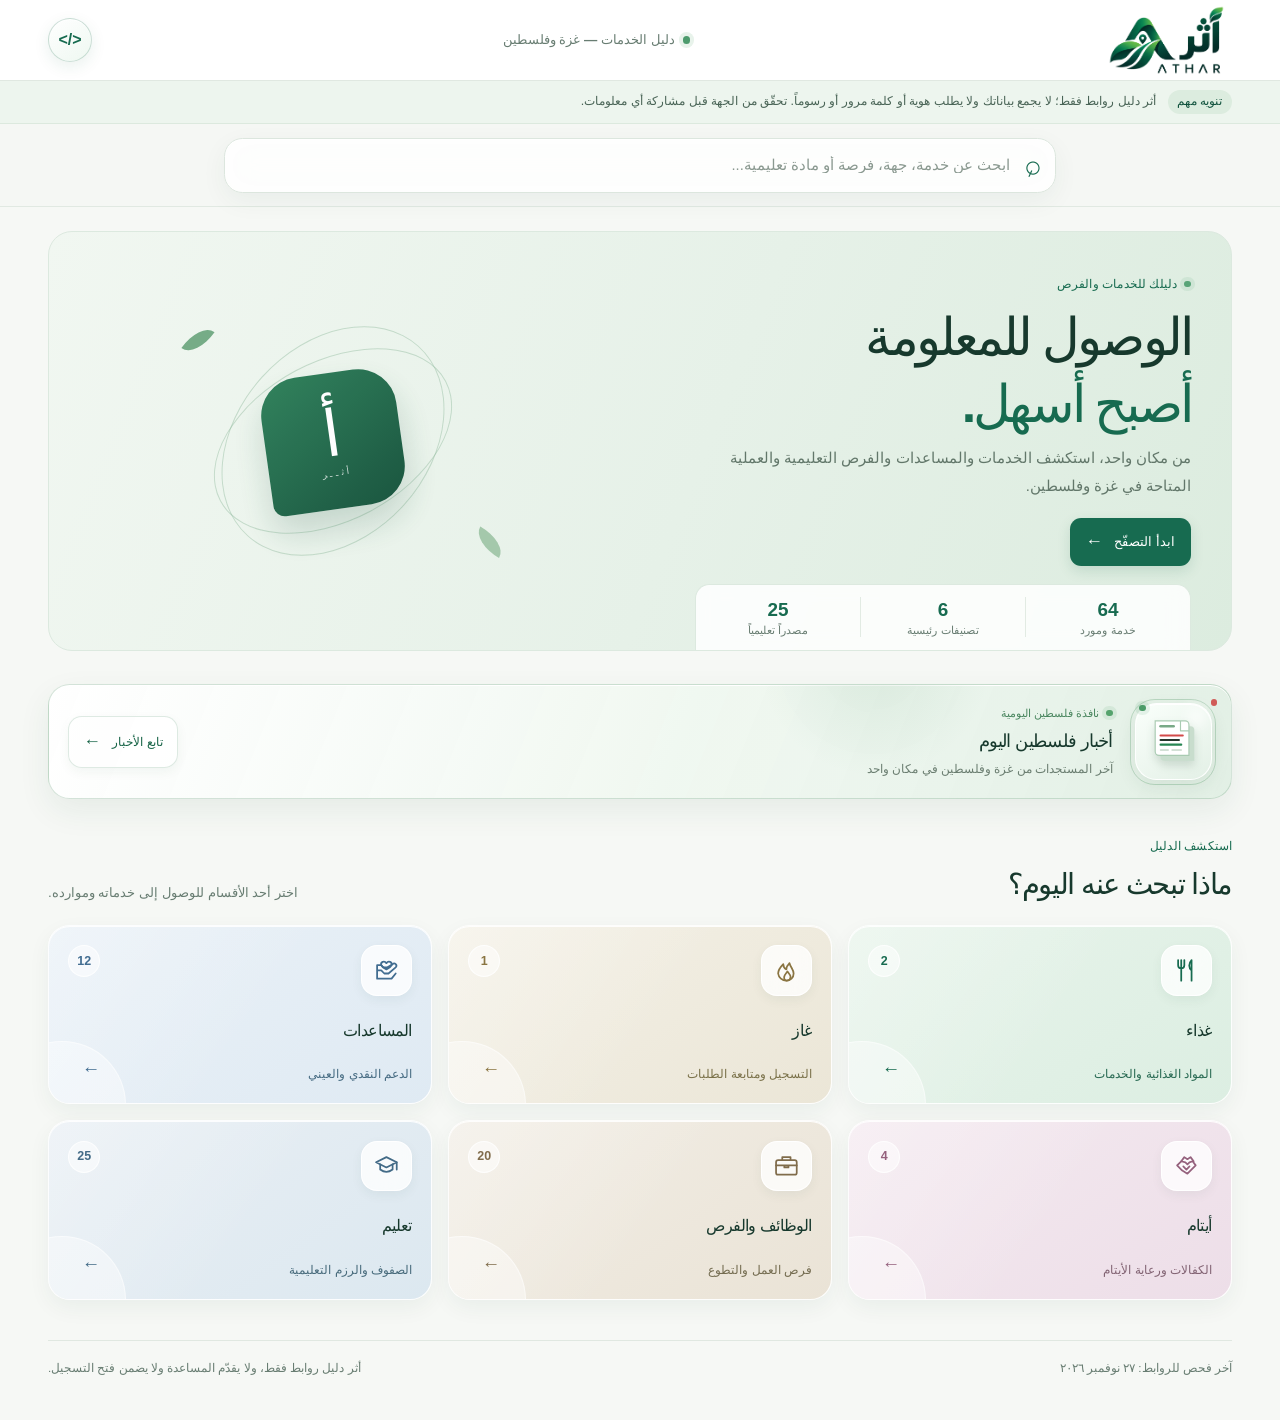
<file: index.html>
<!doctype html>
<html lang="ar" dir="rtl">
<head>
  <meta charset="utf-8">
  <meta http-equiv="Content-Security-Policy" content="default-src 'none'; script-src 'self'; connect-src 'self' https:; style-src 'self' https://fonts.googleapis.com; font-src https://fonts.gstatic.com; img-src 'self' data: https:; base-uri 'none'; form-action 'none'; object-src 'none'">
  <meta name="viewport" content="width=device-width, initial-scale=1">
  <meta name="description" content="أثر — دليل الخدمات والمساعدات والفرص التعليمية والعملية في غزة وفلسطين.">
  <meta name="theme-color" content="#176447">
  <meta name="referrer" content="no-referrer">
  <title>أثر | دليل الخدمات</title>
  <link rel="preconnect" href="https://fonts.googleapis.com">
  <link rel="preconnect" href="https://fonts.gstatic.com" crossorigin>
  <link href="https://fonts.googleapis.com/css2?family=Alexandria:wght@400;500;600;700;800&family=IBM+Plex+Sans+Arabic:wght@400;500;600;700&family=Noto+Sans+Arabic:wght@400;500;600;700;800&display=swap" rel="stylesheet">
  <link rel="stylesheet" href="./style.css?v=20261126-about-compact1">
  <script src="./news-config.js?v=20261126-api1"></script>
  <script src="./app.js?v=20261127-hero1" defer></script>
  <script src="./about.js?v=20261126-about-logo1" defer></script>
</head>
<body>
  <svg class="icon-sprite" aria-hidden="true" xmlns="http://www.w3.org/2000/svg">
    <symbol id="icon-utensils" viewBox="0 0 24 24"><path d="M7 2v8M4 2v5a3 3 0 0 0 6 0V2M7 10v12M17 2v20M17 2c-3 3-3 8 0 10"/></symbol>
    <symbol id="icon-flame" viewBox="0 0 24 24"><path d="M12 22a7 7 0 0 0 7-7c0-4-3-6-4-10-2 2-3 4-3 6-2-1-3-3-3-5-3 3-5 6-5 9a8 8 0 0 0 8 7Z"/><path d="M12 22a4 4 0 0 0 4-4c0-2-2-3-3-5-1 2-3 3-3 5a3 3 0 0 0 2 4Z"/></symbol>
    <symbol id="icon-hand-heart" viewBox="0 0 24 24"><path d="M3 12h4l3 3h4l7-6a2 2 0 0 0-3-3l-5 3H9l-2-2H3zM3 12v8h14l4-5"/><path d="M12 5c-2-3-6-1-5 2 1 2 5 4 5 4s4-2 5-4c1-3-3-5-5-2Z"/></symbol>
    <symbol id="icon-heart-handshake" viewBox="0 0 24 24"><path d="m3 12 4-4 4 1 2 2 2-2 3-1 3 4-8 8-5-3-5-5Z"/><path d="m7 8 3-4 3 2 3-2 3 4M9 13l3 3 3-3"/></symbol>
    <symbol id="icon-briefcase-business" viewBox="0 0 24 24"><rect x="2" y="7" width="20" height="14" rx="2"/><path d="M8 7V4h8v3M2 12h20M10 12v2h4v-2"/></symbol>
    <symbol id="icon-graduation-cap" viewBox="0 0 24 24"><path d="m2 9 10-5 10 5-10 5L2 9Z"/><path d="M6 11v5c4 3 8 3 12 0v-5M22 9v7"/></symbol>
  </svg>

  <header class="top">
    <div class="wrap top-inner">
      <a class="identity" href="./" aria-label="أثر — الصفحة الرئيسية">
        <img class="identity-logo" src="./athar-logo.png" alt="أثر ATHAR" width="1100" height="662">
      </a>
      <span class="loc"><span class="loc-dot" aria-hidden="true"></span> دليل الخدمات — غزة وفلسطين</span>
      <button class="athar-about-trigger" id="athar-about-open" type="button" aria-label="معلومات تطوير أثر" aria-haspopup="dialog" aria-controls="athar-about-dialog"><span aria-hidden="true">&lt;/&gt;</span></button>
    </div>
  </header>
  <p class="notice"><span class="wrap"><b>تنويه مهم</b><span>أثر دليل روابط فقط؛ لا يجمع بياناتك ولا يطلب هوية أو كلمة مرور أو رسوماً. تحقّق من الجهة قبل مشاركة أي معلومات.</span></span></p>
  <div class="toolbar">
    <div class="wrap toolbar-inner">
      <label class="search"><span class="search-icon" aria-hidden="true">⌕</span><input id="search" type="search" maxlength="120" autocomplete="off" placeholder="ابحث عن خدمة، جهة، فرصة أو مادة تعليمية..." aria-label="ابحث عن خدمة أو جهة أو فرصة"><button class="clear-search" id="clear-search" type="button" aria-label="مسح البحث" hidden>×</button></label>

    </div>
  </div>
  <main class="wrap">
    <section class="hero" aria-labelledby="hero-title">
      <div class="hero-copy">
        <span class="eyebrow"><span></span> دليلك للخدمات والفرص</span>
        <h1 id="hero-title">الوصول للمعلومة<br><em>أصبح أسهل.</em></h1>
        <p>من مكان واحد، استكشف الخدمات والمساعدات والفرص التعليمية والعملية المتاحة في غزة وفلسطين.</p>
        <a class="hero-link" href="#directory">ابدأ التصفّح <span aria-hidden="true">←</span></a>
      </div>
      <div class="hero-art" aria-hidden="true">
        <div class="art-orbit orbit-one"></div><div class="art-orbit orbit-two"></div>
        <div class="art-mark"><span>أ</span><small>أثــر</small></div>
        <span class="art-leaf leaf-one"></span><span class="art-leaf leaf-two"></span>
      </div>
      <div class="hero-stats" aria-label="إحصائيات الدليل">
        <div><strong>51</strong><span>خدمة ومورد</span></div>
        <div><strong>6</strong><span>تصنيفات رئيسية</span></div>
        <div><strong>26</strong><span>مصدراً تعليمياً</span></div>
      </div>
    </section>
    <button class="news-feature" id="open-news" type="button" aria-controls="news-panel" aria-label="افتح أخبار فلسطين اليوم">
      <span class="news-visual" aria-hidden="true">
        <span class="news-orbit"></span>
        <svg class="news-paper" viewBox="0 0 72 72" role="img" focusable="false">
          <path class="paper-shadow" d="M16 13h39a5 5 0 0 1 5 5v40H21a5 5 0 0 1-5-5V13Z"/>
          <path class="paper-face" d="M12 9h39a5 5 0 0 1 5 5v40H17a5 5 0 0 1-5-5V9Z"/>
          <path class="paper-fold" d="M45 9v13h11"/>
          <path class="paper-red" d="M19 28h29"/><path class="paper-black" d="M19 34h24"/><path class="paper-green" d="M19 40h27"/>
          <path class="paper-line" d="M19 47h10m5 0h12"/>
          <path class="paper-accent" d="M19 16h17"/>
        </svg>
        <span class="news-glint"></span>
      </span>
      <span class="news-copy"><span class="news-kicker"><i></i> نافذة فلسطين اليومية</span><strong>أخبار فلسطين اليوم</strong><small>آخر المستجدات من غزة وفلسطين في مكان واحد</small></span>
      <span class="news-cta"><span>تابع الأخبار</span><b aria-hidden="true">←</b></span>
      <span class="news-live" aria-hidden="true"></span>
    </button>
    <section class="news-panel" id="news-panel" aria-labelledby="news-title" hidden>
      <div class="news-panel-head">
        <button class="back-categories" id="back-news" type="button"><span aria-hidden="true">→</span> العودة إلى الصفحة الرئيسية</button>
        <div><span class="eyebrow">نافذة فلسطين اليومية</span><h2 id="news-title">أخبار فلسطين اليوم</h2><p>آخر المستجدات من غزة وفلسطين</p></div>
      </div>
      <div class="news-meta"><span><i></i> موجز الأخبار</span><span id="news-updated">بانتظار تحديث الأخبار</span></div>
      <div class="news-list" id="news-list" aria-live="polite">
        <div class="news-empty"><span class="news-empty-icon">▤</span><strong>مساحة الأخبار جاهزة</strong><p>ستظهر هنا الأخبار التي تُضاف إلى الموقع.</p></div>
      </div>
    </section>
    <div class="directory-heading" id="directory-heading"><div><span class="eyebrow">استكشف الدليل</span><h2>ماذا تبحث عنه اليوم؟</h2></div><p>اختر أحد الأقسام للوصول إلى خدماته وموارده.</p></div>
    <div class="category-grid" id="category-grid" aria-label="أقسام الدليل"></div>
    <div class="section-heading" id="section-heading" hidden><button class="back-categories" id="back-categories" type="button"><span aria-hidden="true">→</span><span class="back-label">العودة إلى الأقسام</span></button><div><span class="eyebrow">تصفّح القسم</span><h2 id="section-title"></h2></div></div>
    <p id="result-count" class="counter" role="status" aria-live="polite" aria-atomic="true" hidden></p>
    <p id="empty" class="empty" hidden>لا توجد نتائج مطابقة. جرّب كلمة أخرى.</p>
    
<section data-cat="غذاء"><h2>غذاء<span class="cnt">2</span></h2><div class="grid">
<article class="card"><span class="unv">غير موثّق</span><div class="chead">
<img class="lg" src="[data-uri]" alt="شعار برنامج الأغذية العالمي" width="72" height="72">
<div class="ctext"><h3>برنامج الأغذية العالمي — التسجيل</h3><p>تسجيل جديد أو تحديث بيانات مستفيد.</p></div></div><div class="links"><a class="btn" href="https://pal.beneficiaryregistration.cbt.wfp.org/form/login" target="_blank" rel="noopener noreferrer"><span class="bl">تسجيل جديد</span><span class="host" dir="ltr">cbt.wfp.org</span></a><a class="btn" href="https://pal.beneficiaryregistration.cbt.wfp.org/update/login" target="_blank" rel="noopener noreferrer"><span class="bl">تحديث البيانات</span><span class="host" dir="ltr">cbt.wfp.org</span></a></div></article>
<article class="card"><span class="unv">غير موثّق</span><div class="chead">
<img class="lg" src="[data-uri]" alt="شعار الفارس الشهم 3" width="72" height="72">
<div class="ctext"><h3>الفارس الشهم 3 — التسجيل</h3><p>صفحة تسجيل الأفراد.</p></div></div><div class="links"><a class="btn" href="https://aid.alfaresalshahm.com/single-reg" target="_blank" rel="noopener noreferrer"><span class="bl">صفحة التسجيل</span><span class="host" dir="ltr">aid.alfaresalshahm.com</span></a></div></article></div></section>
<section data-cat="غاز"><h2>غاز<span class="cnt">1</span></h2><div class="grid">
<article class="card"><span class="unv">غير موثّق</span><div class="chead">
<img class="lg" src="[data-uri]" alt="شعار منصة إي غزة" width="72" height="72">
<div class="ctext"><h3>إي غزة — الغاز</h3><p>تسجيل الطلبات ومتابعة حالة الطلب وموعد الاسطوانة.</p></div></div><div class="links"><a class="btn" href="https://e-gaza.com/" target="_blank" rel="noopener noreferrer"><span class="bl">تسجيل وحالة الطلب</span><span class="host" dir="ltr">e-gaza.com</span></a><a class="btn" href="https://e-gaza.com/login" target="_blank" rel="noopener noreferrer"><span class="bl">دخول</span><span class="host" dir="ltr">e-gaza.com</span></a><a class="btn" href="https://e-gaza.com/check" target="_blank" rel="noopener noreferrer"><span class="bl">موعد الاسطوانة</span><span class="host" dir="ltr">e-gaza.com</span></a></div></article></div></section>
<section data-cat="مساعدات نقدية وعينية"><h2>مساعدات نقدية وعينية<span class="cnt">12</span></h2><div class="grid">
<article class="card"><span class="unv">غير موثّق</span><div class="chead">
<img class="lg" src="[data-uri]" alt="شعار المنظومة الوطنية للإغاثة" width="72" height="72">
<div class="ctext"><h3>المنظومة الوطنية للإغاثة</h3><p>بوابة خدمات المواطن.</p></div></div><div class="links"><a class="btn" href="https://services.citizen.egaza.ps/login" target="_blank" rel="noopener noreferrer"><span class="bl">تسجيل الدخول</span><span class="host" dir="ltr">services.citizen.egaza.ps</span></a></div></article>
<article class="card"><span class="unv">غير موثّق</span><div class="chead">
<img class="lg" src="[data-uri]" alt="شعار وزارة التنمية الاجتماعية" width="72" height="72">
<div class="ctext"><h3>وزارة التنمية الاجتماعية — أضرار الحرب</h3><p>نموذج تسجيل بيانات الأسر المتضررة.</p></div></div><div class="links"><a class="btn" href="https://donate.mosd.gov.ps/war-form" target="_blank" rel="noopener noreferrer"><span class="bl">نموذج أضرار الحرب</span><span class="host" dir="ltr">donate.mosd.gov.ps</span></a></div></article>
<article class="card"><span class="unv">غير موثّق</span><div class="chead">
<img class="lg" src="[data-uri]" alt="شعار انقذوا الأطفال" width="72" height="72">
<div class="ctext"><h3>انقذوا الأطفال — نموذج مساعدات</h3><p>نموذج تسجيل واحد.</p></div></div><div class="links"><a class="btn" href="https://kobo-ee.savethechildren.net/x/hwIkg8AM" target="_blank" rel="noopener noreferrer"><span class="bl">النموذج</span><span class="host" dir="ltr">savethechildren.net</span></a></div></article>
<article class="card"><span class="unv">غير موثّق</span><div class="chead">
<img class="lg" src="[data-uri]" alt="شعار اللجنة المصرية" width="72" height="72">
<div class="ctext"><h3>اللجنة المصرية — تسجيل أسر غزة</h3><p>بوابة اللجنة المصرية.</p></div></div><div class="links"><a class="btn" href="https://egypt.egaza.ps/login.php" target="_blank" rel="noopener noreferrer"><span class="bl">تسجيل الدخول</span><span class="host" dir="ltr">egypt.egaza.ps</span></a></div></article>
<article class="card"><span class="unv">غير موثّق</span><div class="chead"><img class="lg" src="[data-uri]" alt="شعار الحملة السعودية" width="72" height="72" style="background:#12463a"><div class="ctext"><h3>الحملة السعودية — تحديث البيانات</h3><p>بوابة تحديث بيانات المستفيدين.</p></div></div><div class="links"><a class="btn" href="https://portal.ksach.org/beneficial-update" target="_blank" rel="noopener noreferrer"><span class="bl">تحديث البيانات</span><span class="host" dir="ltr">portal.ksach.org</span></a></div></article>
<article class="card"><span class="unv">غير موثّق</span><div class="chead">
<img class="lg" src="[data-uri]" alt="شعار جمعية الفجر الشبابي" width="72" height="72">
<div class="ctext"><h3>الكرتونة القطرية — جمعية الفجر الشبابي</h3><p>تسجيل جديد أو تحديث بيانات.</p></div></div><div class="links"><a class="btn" href="https://reg.fajeryouth.org/" target="_blank" rel="noopener noreferrer"><span class="bl">تسجيل جديد</span><span class="host" dir="ltr">reg.fajeryouth.org</span></a><a class="btn" href="https://reg.fajeryouth.org/loginView" target="_blank" rel="noopener noreferrer"><span class="bl">تحديث البيانات</span><span class="host" dir="ltr">reg.fajeryouth.org</span></a></div></article>
<article class="card"><span class="unv">غير موثّق</span><div class="chead">
<img class="lg" src="[data-uri]" alt="شعار جمعية المستقبل FADE" width="72" height="72">
<div class="ctext"><h3>جمعية المستقبل FADE — مساعدات</h3><p>مساعدات عينية ونقدية وإيواء.</p></div></div><div class="links"><a class="btn" href="https://aid.fade-pal.org/public/registration" target="_blank" rel="noopener noreferrer"><span class="bl">نموذج التسجيل</span><span class="host" dir="ltr">aid.fade-pal.org</span></a></div></article>
<article class="card"><span class="unv">غير موثّق</span><div class="chead">
<img class="lg" src="[data-uri]" alt="شعار اللجنة المصرية" width="72" height="72">
<div class="ctext"><h3>المساعدات المصرية لحملة الجنسية المصرية</h3><p>تحديث بيانات أرباب الأسر.</p></div></div><div class="links"><a class="btn" href="https://egycom.org/aid/egyptian_citizen" target="_blank" rel="noopener noreferrer"><span class="bl">تحديث البيانات</span><span class="host" dir="ltr">egycom.org</span></a></div></article>
<article class="card"><span class="unv">غير موثّق</span><div class="chead">
<img class="lg" src="[data-uri]" alt="جمعية تطوير بيت لاهيا" width="72" height="72">
<div class="ctext"><h3>جمعية تطوير بيت لاهيا — طلب مساعدة</h3><p>نموذج طلب مساعدة. تحقق من الجهة المنظمة قبل إدخال بيانات شخصية.</p></div></div><div class="links"><a class="btn" href="https://ee.kobotoolbox.org/x/vSKBXeqC" target="_blank" rel="noopener noreferrer"><span class="bl">نموذج الطلب</span><span class="host" dir="ltr">ee.kobotoolbox.org</span></a></div></article>
<article class="card"><span class="unv">غير موثّق</span><div class="chead">
<img class="lg" src="[data-uri]" alt="شعار Humanity First" width="72" height="72">
<div class="ctext"><h3>حفاضات الأطفال (مواليد 2026) — Humanity First وIOM</h3><p>نموذج تسجيل حسب المقال. تحقق من الجهة المنظمة قبل إدخال بيانات شخصية.</p></div></div><div class="links"><a class="btn" href="https://ee.kobotoolbox.org/x/CBhSQ8l4" target="_blank" rel="noopener noreferrer"><span class="bl">نموذج التسجيل</span><span class="host" dir="ltr">ee.kobotoolbox.org</span></a></div></article>
<article class="card"><span class="unv">غير موثّق</span><div class="chead">
<img class="lg" src="[data-uri]" alt="شعار جمعية المستقبل الخيرية" width="72" height="72">
<div class="ctext"><h3>حفاضات الأطفال — جمعية المستقبل الخيرية</h3><p>تسجيل الأسر التي لديها أطفال دون عمر السنتين للاستفادة من حفاضات الأطفال (البامبرز). تحقق من الجهة المنظمة قبل إدخال بيانات شخصية.</p></div></div><div class="links"><a class="btn" href="https://ee.kobotoolbox.org/x/X57PKESs" target="_blank" rel="noopener noreferrer"><span class="bl">نموذج التسجيل</span><span class="host" dir="ltr">ee.kobotoolbox.org</span></a></div></article>
<article class="card"><span class="unv">غير موثّق</span><div class="chead">
<img class="lg" src="[data-uri]" alt="شعار جمعية الثقافة والفكر الحر" width="72" height="72">
<div class="ctext"><h3>دعم المشاريع الاقتصادية للنساء — الثقافة والفكر الحر واليونيسف</h3><p>تسجيل لدعم المشاريع الاقتصادية التي تقودها النساء والأسر في قطاع غزة عبر منصة التمكين الاقتصادي. تحقق من الجهة المنظمة قبل إدخال بيانات شخصية.</p></div></div><div class="links"><a class="btn" href="https://mis.cfta-ps.org/Livelihoods/Home/Login?lang=ar" target="_blank" rel="noopener noreferrer"><span class="bl">منصة التسجيل</span><span class="host" dir="ltr">mis.cfta-ps.org</span></a></div></article></div></section>
<section data-cat="أيتام"><h2>أيتام<span class="cnt">4</span></h2><div class="grid">

<article class="card"><span class="unv">غير موثّق</span><div class="chead">
<img class="lg" src="[data-uri]" alt="شعار جمعية ساعد" width="72" height="72">
<div class="ctext"><h3>جمعية ساعد — أيتام</h3><p>نموذج تسجيل أيتام.</p></div></div><div class="links"><a class="btn" href="https://forms.saiid.org/" target="_blank" rel="noopener noreferrer"><span class="bl">نموذج التسجيل</span><span class="host" dir="ltr">forms.saiid.org</span></a></div></article>
<article class="card"><span class="unv">غير موثّق</span><div class="chead">
<img class="lg" src="[data-uri]" alt="شعار IHH" width="72" height="72">
<div class="ctext"><h3>IHH التركية — تسجيل أيتام</h3><p>تسجيل أيتام.</p></div></div><div class="links"><a class="btn" href="https://ihh-gaza.com/reg-orphan" target="_blank" rel="noopener noreferrer"><span class="bl">نموذج التسجيل</span><span class="host" dir="ltr">ihh-gaza.com</span></a></div></article>
<article class="card"><span class="unv">غير موثّق</span><div class="chead">
<img class="lg" src="[data-uri]" alt="شعار هيومن أبيل أستراليا" width="72" height="72">
<div class="ctext"><h3>هيومن أبيل أستراليا</h3><p>تسجيل أيتام.</p></div></div><div class="links"><a class="btn" href="https://haipal.ps/" target="_blank" rel="noopener noreferrer"><span class="bl">صفحة التسجيل</span><span class="host" dir="ltr">haipal.ps</span></a></div></article>
<article class="card"><span class="unv">غير موثّق</span><div class="chead">
<img class="lg" src="[data-uri]" alt="شعار مبادرة سوبر يتيم" width="72" height="72">
<div class="ctext"><h3>مبادرة سوبر يتيم</h3><p>تسجيل أيتام.</p></div></div><div class="links"><a class="btn" href="https://superyateem.com/" target="_blank" rel="noopener noreferrer"><span class="bl">صفحة التسجيل</span><span class="host" dir="ltr">superyateem.com</span></a></div></article></div></section>
<section data-cat="وظائف وتطوع"><h2>وظائف وتطوع<span class="cnt">20</span></h2><div class="grid">
<article class="card"><span class="unv">غير موثّق</span><div class="chead">
<img class="lg" src="[data-uri]" alt="شعار برنامج متطوعي الأمم المتحدة" width="72" height="72">
<div class="ctext"><h3>متطوعو الأمم المتحدة — فرصة محددة</h3><p>إعلان فرصة واحد منشور.</p></div></div><div class="links"><a class="btn" href="https://app.unv.org/opportunities/1784888021273795" target="_blank" rel="noopener noreferrer"><span class="bl">صفحة الفرصة</span><span class="host" dir="ltr">app.unv.org</span></a></div></article>
<article class="card"><span class="unv">غير موثّق</span><div class="chead">
<img class="lg" src="[data-uri]" alt="شعار Humanity First" width="72" height="72">
<div class="ctext"><h3>Humanity First — نماذج التقديم</h3><p>ثلاثة نماذج؛ غير معروف أي نموذج لأي وظيفة.</p></div></div><div class="links"><a class="btn" href="https://ee.kobotoolbox.org/x/kzSgUeB7" target="_blank" rel="noopener noreferrer"><span class="bl">نموذج 1</span><span class="host" dir="ltr">ee.kobotoolbox.org</span></a><a class="btn" href="https://ee.kobotoolbox.org/x/Msox4BKa" target="_blank" rel="noopener noreferrer"><span class="bl">نموذج 2</span><span class="host" dir="ltr">ee.kobotoolbox.org</span></a><a class="btn" href="https://ee.kobotoolbox.org/x/vYM20CPE" target="_blank" rel="noopener noreferrer"><span class="bl">نموذج 3</span><span class="host" dir="ltr">ee.kobotoolbox.org</span></a></div></article>
<article class="card"><span class="unv">غير موثّق</span><div class="chead">
<img class="lg" src="[data-uri]" alt="شعار الصندوق الفلسطيني للتشغيل" width="72" height="72">
<div class="ctext"><h3>الصندوق الفلسطيني للتشغيل PEF</h3><p>تقديم على مشروع تشغيل.</p></div></div><div class="links"><a class="btn" href="https://e.pef.ps/ar/Home/Project/1091" target="_blank" rel="noopener noreferrer"><span class="bl">صفحة التقديم</span><span class="host" dir="ltr">e.pef.ps</span></a></div></article>


<article class="card"><span class="unv">غير موثّق</span><div class="chead">
<img class="lg" src="[data-uri]" alt="شعار Anera" width="72" height="72">
<div class="ctext"><h3>Anera — مرونة اقتصادية للنساء والشباب</h3><p>نموذج تقديم حسب المقال. تحقق من الجهة المنظمة قبل إدخال بيانات شخصية.</p></div></div><div class="links"><a class="btn" href="https://ee.kobotoolbox.org/x/CxlVB35a" target="_blank" rel="noopener noreferrer"><span class="bl">نموذج التقديم</span><span class="host" dir="ltr">ee.kobotoolbox.org</span></a></div></article>

<article class="card"><div class="chead">
<img class="lg" src="[data-uri]" alt="شعار المجلس الدنماركي للاجئين" width="72" height="72">
<div class="ctext"><h3>المجلس الدنماركي للاجئين DRC — قائد فريق MEAL</h3><p>تقديم على وظيفة واحدة عبر نظام التوظيف الخاص بالمجلس.</p></div></div><div class="links"><a class="btn" href="https://candidate.hr-manager.net/ApplicationInit.aspx?cid=1036&ProjectId=177280&DepartmentId=19160&MediaId=5" target="_blank" rel="noopener noreferrer"><span class="bl">صفحة التقديم</span><span class="host" dir="ltr">candidate.hr-manager.net</span></a></div></article>
<article class="card"><div class="chead">
<img class="lg" src="[data-uri]" alt="شعار الصليب الأحمر" width="72" height="72">
<div class="ctext"><h3>الصليب الأحمر ICRC — مسؤول صحي</h3><p>تقديم على وظيفة واحدة عبر موقع الوظائف الرسمي.</p></div></div><div class="links"><a class="btn" href="https://careers.icrc.org/job/Gaza-%28GAZ%29-Staff-Health-Officer-1-34199/1459511533/" target="_blank" rel="noopener noreferrer"><span class="bl">صفحة الوظيفة</span><span class="host" dir="ltr">careers.icrc.org</span></a></div></article>
<article class="card"><span class="unv">غير موثّق</span><div class="chead">
<img class="lg" src="[data-uri]" alt="شعار جمعية عبد الشافي" width="72" height="72">
<div class="ctext"><h3>جمعية عبد الشافي ACHA — وظيفة</h3><p>نموذج تقديم على وظيفة بالشراكة مع UNFPA حسب المقال. تحقق من الجهة المنظمة قبل إدخال بيانات شخصية.</p></div></div><div class="links"><a class="btn" href="https://docs.google.com/forms/d/e/1FAIpQLSdR-iWWe-4haLedpQcHfP1Dt8es5EUEmki6ajPHoMYl9TktIw/viewform" target="_blank" rel="noopener noreferrer"><span class="bl">نموذج التقديم</span><span class="host" dir="ltr">docs.google.com</span></a></div></article>
<article class="card"><span class="unv">غير موثّق</span><div class="chead">
<img class="lg" src="[data-uri]" alt="شعار مستشفى حيفا الخيري" width="72" height="72">
<div class="ctext"><h3>مستشفى حيفا الخيري — أخصائية تغذية</h3><p>نموذج تقديم على وظيفة واحدة، مدينة غزة. تحقق من الجهة المنظمة قبل إدخال بيانات شخصية.</p></div></div><div class="links"><a class="btn" href="https://forms.gle/xQSygqJRCZT45ivo9" target="_blank" rel="noopener noreferrer"><span class="bl">نموذج التقديم</span><span class="host" dir="ltr">forms.gle</span></a></div></article>
<article class="card"><div class="chead">
<img class="lg" src="[data-uri]" alt="شعار منظمة الحق في اللعب" width="72" height="72">
<div class="ctext"><h3>منظمة الحق في اللعب RTP — مستشار أمن وسلامة</h3><p>تقديم على وظيفة استشاري أمن وسلامة عبر منصة التوظيف الخاصة بالمنظمة. التقديم متاح حتى 12 ديسمبر 2026.</p></div></div><div class="links"><a class="btn" href="https://righttoplay.hiringplatform.ca/257256-safety-security-consultant/1169332-application-form/en" target="_blank" rel="noopener noreferrer"><span class="bl">نموذج التقديم</span><span class="host" dir="ltr">righttoplay.hiringplatform.ca</span></a></div></article>
<article class="card"><div class="chead">
<img class="lg" src="[data-uri]" alt="شعار لجنة الإنقاذ الدولية" width="72" height="72">
<div class="ctext"><h3>لجنة الإنقاذ الدولية IRC — مسؤول تنمية الطفولة المبكرة</h3><p>تقديم على وظيفة ECD Officer في دير البلح عبر نظام التوظيف الرسمي للجنة.</p></div></div><div class="links"><a class="btn" href="https://theirc.wd1.myworkdayjobs.com/External_Careers/job/Deir-al-Balah-Gaza-occupied-Palestinian-Territory-oPT/ECD-Officer_JR00006191" target="_blank" rel="noopener noreferrer"><span class="bl">صفحة التقديم</span><span class="host" dir="ltr">theirc.wd1.myworkdayjobs.com</span></a></div></article>
<article class="card"><div class="chead">
<img class="lg" src="[data-uri]" alt="شعار أطباء بلا حدود" width="72" height="72">
<div class="ctext"><h3>أطباء بلا حدود MSF — كهربائي</h3><p>تقديم على وظيفة كهربائي في قطاع غزة عبر نموذج التوظيف الخاص بالمنظمة.</p></div></div><div class="links"><a class="btn" href="https://tally.so/r/7XxLZL" target="_blank" rel="noopener noreferrer"><span class="bl">نموذج التقديم</span><span class="host" dir="ltr">tally.so</span></a></div></article>
<article class="card"><span class="unv">غير موثّق</span><div class="chead">
<img class="lg" src="[data-uri]" alt="شعار Humanity First" width="72" height="72">
<div class="ctext"><h3>Humanity First UK — 16 وظيفة (مركز آفاق)</h3><p>شواغر في مدرسة ومركز آفاق للتعلم المجتمعي بالزوايدة، دير البلح. اختر الوظيفة من القائمة في أول النموذج. تحقق من الجهة المنظمة قبل إدخال بيانات شخصية.</p></div></div><div class="links"><a class="btn" href="https://ee.kobotoolbox.org/x/b0xs1KnY" target="_blank" rel="noopener noreferrer"><span class="bl">نموذج التقديم</span><span class="host" dir="ltr">ee.kobotoolbox.org</span></a></div></article>
<article class="card"><span class="unv">غير موثّق</span><div class="chead">
<img class="lg" src="[data-uri]" alt="شعار جمعية العطاء الخيرية" width="72" height="72">
<div class="ctext"><h3>جمعية العطاء الخيرية — مدرس/ة وأخصائي/ة نفسي/ة</h3><p>شواغر تعليم أساسي وأخصائي نفسي ضمن خدمات الأطفال. تحقق من الجهة المنظمة قبل إدخال بيانات شخصية.</p></div></div><div class="links"><a class="btn" href="https://docs.google.com/forms/d/e/1FAIpQLSc4BZHfaF3hJI_JaYDlLO1KHG-6XepURCp61g0JYhxN0nFUHw/viewform" target="_blank" rel="noopener noreferrer"><span class="bl">استمارة التوظيف</span><span class="host" dir="ltr">docs.google.com</span></a></div></article>
<article class="card"><span class="unv">غير موثّق</span><div class="chead">
<img class="lg" src="[data-uri]" alt="شعار مؤسسة السمع والبصر" width="72" height="72">
<div class="ctext"><h3>مؤسسة السمع والبصر — فرص عمل للعمال والخريجين</h3><p>مطلوب محاسب ومنسق مشروع وموظف مشتريات وتخصصات أخرى. تحقق من الجهة المنظمة قبل إدخال بيانات شخصية.</p></div></div><div class="links"><a class="btn" href="https://docs.google.com/forms/d/e/1FAIpQLSfY0YMJnHr5OZwQmMXGcLBGdCxEBhQZN4e6gnFtzUhV2Xe9Jw/viewform" target="_blank" rel="noopener noreferrer"><span class="bl">استمارة طلب عمال</span><span class="host" dir="ltr">docs.google.com</span></a></div></article>
<article class="card"><span class="unv">غير موثّق</span><div class="chead">
<img class="lg" src="[data-uri]" alt="شعار المدرسة الملكية" width="72" height="72">
<div class="ctext"><h3>المدرسة الملكية — استقبال بيانات المتقدمين للوظائف</h3><p>تخصصات الإرشاد التربوي والنفسي وعلم النفس والخدمة الاجتماعية وغيرها. تحقق من الجهة المنظمة قبل إدخال بيانات شخصية.</p></div></div><div class="links"><a class="btn" href="https://forms.gle/zaAJPQ6guBJvgiej6" target="_blank" rel="noopener noreferrer"><span class="bl">نموذج التقديم</span><span class="host" dir="ltr">forms.gle</span></a></div></article>
<article class="card"><span class="unv">غير موثّق</span><div class="chead">
<img class="lg" src="[data-uri]" alt="شعار مجموعة السلام التدريبية" width="72" height="72">
<div class="ctext"><h3>مجموعة السلام التدريبية ATG — مدربو إنجليزية ومعلمات</h3><p>استقطاب مدربي ومدربات لغة إنجليزية، ومعلمات في العربية والرياضيات والعلوم والإنجليزية (المنطقة الجنوبية). تحقق من الجهة المنظمة قبل إدخال بيانات شخصية.</p></div></div><div class="links"><a class="btn" href="https://forms.gle/7BtZxQPhMEmHJS2w5" target="_blank" rel="noopener noreferrer"><span class="bl">تسجيل مدربين</span><span class="host" dir="ltr">forms.gle</span></a><a class="btn" href="https://forms.gle/yN9ENDs7DtnzJ7Fy5" target="_blank" rel="noopener noreferrer"><span class="bl">تسجيل معلمات</span><span class="host" dir="ltr">forms.gle</span></a></div></article>
<article class="card"><span class="unv">غير موثّق</span><div class="chead">
<img class="lg" src="[data-uri]" alt="شعار وظائف محلات الملابس" width="72" height="72">
<div class="ctext"><h3>سلسلة محلات ملابس — مبيعات ومحاسبة ووظائف أخرى</h3><p>وظائف إدارة ومحاسبة ومبيعات وعامل مخزن وتصوير في فروع غزة والنصيرات ودير البلح وخانيونس. تحقق من الجهة المنظمة قبل إدخال بيانات شخصية.</p></div></div><div class="links"><a class="btn" href="https://docs.google.com/forms/d/e/1FAIpQLSempBa5HD03OcoM1sbYChp-dpv0pnDKokiSq3asFNAR6ax3IA/viewform" target="_blank" rel="noopener noreferrer"><span class="bl">نموذج طلب توظيف</span><span class="host" dir="ltr">docs.google.com</span></a></div></article>
<article class="card"><span class="unv">غير موثّق</span><div class="chead">
<img class="lg" src="[data-uri]" alt="شعار مركز الأمير للتدريب المهني" width="72" height="72">
<div class="ctext"><h3>مركز الأمير للتدريب المهني — انتساب مدربين</h3><p>طلب انتساب مدربين في صيانة الهواتف المحمولة واللوحات الإلكترونية والأجهزة الكهربائية وأنظمة الطاقة الشمسية. تحقق من الجهة المنظمة قبل إدخال بيانات شخصية.</p></div></div><div class="links"><a class="btn" href="https://tally.so/r/OQGBdM" target="_blank" rel="noopener noreferrer"><span class="bl">طلب انتساب مدرب</span><span class="host" dir="ltr">tally.so</span></a></div></article>
<article class="card"><span class="unv">غير موثّق</span><div class="chead">
<img class="lg" src="[data-uri]" alt="شعار جمعية إنقاذ المستقبل الشبابي" width="72" height="72">
<div class="ctext"><h3>جمعية إنقاذ المستقبل الشبابي SYFS — مدير حالة وأخصائي نفسي</h3><p>فرص عمل ضمن مشروع مسارات آمنة في قطاع غزة، عبر موقع الجمعية الرسمي. تحقق من الجهة المنظمة قبل إدخال بيانات شخصية.</p></div></div><div class="links"><a class="btn" href="https://www.syfpal.org/ar/post/200" target="_blank" rel="noopener noreferrer"><span class="bl">مدير/ة حالة</span><span class="host" dir="ltr">syfpal.org</span></a><a class="btn" href="https://www.syfpal.org/ar/post/201" target="_blank" rel="noopener noreferrer"><span class="bl">أخصائي/ة نفسي/ة</span><span class="host" dir="ltr">syfpal.org</span></a></div></article>
<article class="card"><span class="unv">غير موثّق</span><div class="chead">
<img class="lg" src="[data-uri]" alt="شعار هيئة المستقبل للتنمية" width="72" height="72">
<div class="ctext"><h3>هيئة المستقبل للتنمية FDC — أخصائي إعلام وتصوير</h3><p>تقديم على وظيفة أخصائي الإعلام والتصوير وإنتاج المحتوى. تحقق من الجهة المنظمة قبل إدخال بيانات شخصية.</p></div></div><div class="links"><a class="btn" href="https://ee.kobotoolbox.org/x/JdF4VPcI" target="_blank" rel="noopener noreferrer"><span class="bl">نموذج التقديم</span><span class="host" dir="ltr">ee.kobotoolbox.org</span></a></div></article></div></section>
  
<section data-cat="تعليم"><h2>تعليم<span class="cnt">25</span></h2><div class="grid">
<article class="card"><span class="unv">غير موثّق</span><div class="chead">
<img class="lg" src="[data-uri]" alt="شعار الأونروا" width="72" height="72">
<div class="ctext"><h3>الأونروا — تدريب غزة وخانيونس</h3><p>بوابة تسجيل الطلبة.</p></div></div><div class="links"><a class="btn" href="https://srsstudent.unrwa.org/" target="_blank" rel="noopener noreferrer"><span class="bl">بوابة التسجيل</span><span class="host" dir="ltr">srsstudent.unrwa.org</span></a></div></article>
<article class="card"><span class="unv">غير موثّق</span><div class="chead">
<img class="lg" src="[data-uri]" alt="شعار صندوق إقراض الطلبة" width="72" height="72">
<div class="ctext"><h3>صندوق إقراض الطلبة</h3><p>الخدمات الإلكترونية للصندوق.</p></div></div><div class="links"><a class="btn" href="https://eservices.iqrad.edu.ps/" target="_blank" rel="noopener noreferrer"><span class="bl">الخدمات الإلكترونية</span><span class="host" dir="ltr">eservices.iqrad.edu.ps</span></a></div></article>
<article class="card packs"><div class="chead">
<img class="lg" src="[data-uri]" alt="شعار وزارة التربية والتعليم" width="72" height="72">
<div class="ctext"><h3>رزم الصف الأول</h3><p>رزم معتمدة من وزارة التربية والتعليم — المدارس الافتراضية غزة. ملفات PDF.</p></div></div><details class="acc"><summary><span class="sbl">عرض الرزم</span><span class="pcnt">٤ رزم</span></summary><ul class="plist"><li><span class="pname">التربية الوطنية</span><span class="psize">٥١٫٥ م.ب</span><a class="btn dl" href="https://moe.edu.ps/storage/app/gaza/subjects/%D8%A7%D9%84%D8%AA%D8%B1%D8%A8%D9%8A%D8%A9%20%D8%A7%D9%84%D9%88%D8%B7%D9%86%D9%8A%D8%A9%20%D9%A1%20%D8%AC%D9%85%D9%8A%D8%B9%20%D8%A7%D9%84%D9%85%D8%AA%D9%85%D8%A7%D8%B2%D8%AC%D8%A9%20%D8%BA%D8%B2%D8%A9.pdf" target="_blank" rel="noopener noreferrer"><span class="bl">تحميل مباشر</span></a></li><li><span class="pname">اللغة الانجليزية</span><span class="psize">٦٦٫٧ م.ب</span><a class="btn dl" href="https://moe.edu.ps/storage/app/gaza/subjects/%D8%A7%D9%86%D8%AC%D9%84%D9%8A%D8%B2%D9%8A%20%D9%A1%20%D9%85%D8%AA%D9%85%D8%A7%D8%B2%D8%AC%D8%A9%20%D8%BA%D8%B2%D8%A9.pdf" target="_blank" rel="noopener noreferrer"><span class="bl">تحميل مباشر</span></a></li><li><span class="pname">الرياضيات</span><span class="psize">١٥٫٣ م.ب</span><a class="btn dl" href="https://moe.edu.ps/storage/app/gaza/subjects/%D8%B1%D9%8A%D8%A7%D8%B6%D9%8A%D8%A7%D8%AA%D9%A1%D9%83%D9%84%20%D8%A7%D9%84%D9%85%D8%AA%D9%85%D8%A7%D8%B2%D8%AC%D8%A9%20%D8%BA%D8%B2%D8%A9.pdf" target="_blank" rel="noopener noreferrer"><span class="bl">تحميل مباشر</span></a></li><li><span class="pname">لغتنا الجميلة</span><span class="psize">٨٣٫٢ م.ب</span><a class="btn dl" href="https://moe.edu.ps/storage/app/gaza/subjects/%D9%84%D8%BA%D8%AA%D9%86%D8%A7%20%D8%A7%D9%84%D8%AC%D9%85%D9%8A%D9%84%D8%A9%20%D9%A1%20%D9%85%D8%AA%D9%85%D8%A7%D8%B2%D8%AC%D8%A9%20%D8%BA%D8%B2%D8%A9.pdf" target="_blank" rel="noopener noreferrer"><span class="bl">تحميل مباشر</span></a></li></ul></details></article><article class="card packs"><div class="chead">
<img class="lg" src="[data-uri]" alt="شعار وزارة التربية والتعليم" width="72" height="72">
<div class="ctext"><h3>رزم الصف الثاني</h3><p>رزم معتمدة من وزارة التربية والتعليم — المدارس الافتراضية غزة. ملفات PDF.</p></div></div><details class="acc"><summary><span class="sbl">عرض الرزم</span><span class="pcnt">٤ رزم</span></summary><ul class="plist"><li><span class="pname">التربية الوطنية</span><span class="psize">٧٦٫٦ م.ب</span><a class="btn dl" href="https://moe.edu.ps/storage/app/gaza/subjects/%D8%A7%D9%84%D8%AA%D8%B1%D8%A8%D9%8A%D8%A9%20%D8%A7%D9%84%D9%88%D8%B7%D9%86%D9%8A%D8%A9%20%D9%88%D8%A7%D9%84%D8%AD%D9%8A%D8%A7%D8%AA%D9%8A%D8%A9%20%D9%A2%20%D8%AC%D9%85%D9%8A%D8%B9%20%D8%A7%D9%84%D9%85%D8%AA%D9%85%D8%A7%D8%B2%D8%AC%D8%A9%20%D8%BA%D8%B2%D8%A9.pdf" target="_blank" rel="noopener noreferrer"><span class="bl">تحميل مباشر</span></a></li><li><span class="pname">اللغة الانجليزية</span><span class="psize">٥٥٫٩ م.ب</span><a class="btn dl" href="https://moe.edu.ps/storage/app/gaza/subjects/%D8%A7%D9%86%D8%AC%D9%84%D9%8A%D8%B2%D9%8A%20%D9%A2%20%D9%85%D8%AA%D9%85%D8%A7%D8%B2%D8%AC%D8%A9%20%D8%BA%D8%B2%D8%A9.pdf" target="_blank" rel="noopener noreferrer"><span class="bl">تحميل مباشر</span></a></li><li><span class="pname">الرياضيات</span><span class="psize">١٠٫٩ م.ب</span><a class="btn dl" href="https://moe.edu.ps/storage/app/gaza/subjects/%D8%A7%D9%84%D8%B1%D9%8A%D8%A7%D8%B6%D9%8A%D8%A7%D8%AA%20%D9%A2%20%D8%AC%D9%85%D9%8A%D8%B9%20%D8%A7%D9%84%D9%85%D8%AA%D9%85%D8%A7%D8%B2%D8%AC%D8%A9%20%D8%BA%D8%B2%D8%A9.pdf" target="_blank" rel="noopener noreferrer"><span class="bl">تحميل مباشر</span></a></li><li><span class="pname">لغتنا الجميلة</span><span class="psize">٢١٫٢ م.ب</span><a class="btn dl" href="https://moe.edu.ps/storage/app/gaza/subjects/%D8%A7%D9%84%D9%84%D8%BA%D8%A9%20%D8%A7%D9%84%D8%B9%D8%B1%D8%A8%D9%8A%D8%A9%20%D9%A2%20%D8%AC%D9%85%D9%8A%D8%B9%20%D8%A7%D9%84%D9%85%D8%AA%D9%85%D8%A7%D8%B2%D8%AC%D8%A9%20%D8%BA%D8%B2%D8%A9.pdf" target="_blank" rel="noopener noreferrer"><span class="bl">تحميل مباشر</span></a></li></ul></details></article><article class="card packs"><div class="chead">
<img class="lg" src="[data-uri]" alt="شعار وزارة التربية والتعليم" width="72" height="72">
<div class="ctext"><h3>رزم الصف الثالث</h3><p>رزم معتمدة من وزارة التربية والتعليم — المدارس الافتراضية غزة. ملفات PDF.</p></div></div><details class="acc"><summary><span class="sbl">عرض الرزم</span><span class="pcnt">٤ رزم</span></summary><ul class="plist"><li><span class="pname">العلوم والحياة</span><span class="psize">٥٧٫٤ م.ب</span><a class="btn dl" href="https://moe.edu.ps/storage/app/gaza/subjects/%D8%A7%D9%84%D8%B9%D9%84%D9%88%D9%85%20%D9%88%D8%A7%D9%84%D8%AD%D9%8A%D8%A7%D8%A9%20%D9%A3%20%D9%88%D8%AD%D8%AF%D8%A7%D8%AA%20%D9%85%D8%AA%D9%85%D8%A7%D8%B2%D8%AC%D8%A9%20%D8%BA%D8%B2%D8%A9.pdf" target="_blank" rel="noopener noreferrer"><span class="bl">تحميل مباشر</span></a></li><li><span class="pname">اللغة الانجليزية</span><span class="psize">٣٨٫٧ م.ب</span><a class="btn dl" href="https://moe.edu.ps/storage/app/gaza/subjects/%D8%A7%D9%86%D8%AC%D9%84%D9%8A%D8%B2%D9%8A%20%D9%A3%20%D9%85%D8%AA%D9%85%D8%A7%D8%B2%D8%AC%D8%A9%20%D8%BA%D8%B2%D8%A9.pdf" target="_blank" rel="noopener noreferrer"><span class="bl">تحميل مباشر</span></a></li><li><span class="pname">الرياضيات</span><span class="psize">٢٠٫٣ م.ب</span><a class="btn dl" href="https://moe.edu.ps/storage/app/gaza/subjects/%D8%B1%D9%8A%D8%A7%D8%B6%D9%8A%D8%A7%D8%AA%20%D9%A3%20%D8%AC%D9%85%D9%8A%D8%B9%20%D8%A7%D9%84%D9%85%D8%AA%D9%85%D8%A7%D8%B2%D8%AC%D8%A9%20%D8%BA%D8%B2%D8%A9.pdf" target="_blank" rel="noopener noreferrer"><span class="bl">تحميل مباشر</span></a></li><li><span class="pname">لغتنا الجميلة</span><span class="psize">٥٨٫٤ م.ب</span><a class="btn dl" href="https://moe.edu.ps/storage/app/gaza/subjects/%D8%A7%D9%84%D9%84%D8%BA%D8%A9%20%D8%A7%D9%84%D8%B9%D8%B1%D8%A8%D9%8A%D8%A9%20%D9%A3%20%D8%AC%D9%85%D9%8A%D8%B9%20%D8%A7%D9%84%D9%85%D8%AA%D9%85%D8%A7%D8%B2%D8%AC%D8%A9%20%D8%BA%D8%B2%D8%A9.pdf" target="_blank" rel="noopener noreferrer"><span class="bl">تحميل مباشر</span></a></li></ul></details></article><article class="card packs"><div class="chead">
<img class="lg" src="[data-uri]" alt="شعار وزارة التربية والتعليم" width="72" height="72">
<div class="ctext"><h3>رزم الصف الرابع</h3><p>رزم معتمدة من وزارة التربية والتعليم — المدارس الافتراضية غزة. ملفات PDF.</p></div></div><details class="acc"><summary><span class="sbl">عرض الرزم</span><span class="pcnt">٤ رزم</span></summary><ul class="plist"><li><span class="pname">العلوم والحياة</span><span class="psize">٤٨٫٥ م.ب</span><a class="btn dl" href="https://moe.edu.ps/storage/app/gaza/subjects/%D8%A7%D9%84%D8%B9%D9%84%D9%88%D9%85%20%D9%88%D8%A7%D9%84%D8%AD%D9%8A%D8%A7%D8%A9%20%D9%A4%20%D9%88%D8%AD%D8%AF%D8%A7%D8%AA%20%D9%85%D8%AA%D9%85%D8%A7%D8%B2%D8%AC%D8%A9%20%D8%BA%D8%B2%D8%A9.pdf" target="_blank" rel="noopener noreferrer"><span class="bl">تحميل مباشر</span></a></li><li><span class="pname">اللغة الانجليزية</span><span class="psize">٥٨٫٦ م.ب</span><a class="btn dl" href="https://moe.edu.ps/storage/app/gaza/subjects/%D8%A7%D9%86%D8%AC%D9%84%D9%8A%D8%B2%D9%8A%20%D9%A4%20%D9%85%D8%AA%D9%85%D8%A7%D8%B2%D8%AC%D8%A9%20%D8%BA%D8%B2%D8%A9.pdf" target="_blank" rel="noopener noreferrer"><span class="bl">تحميل مباشر</span></a></li><li><span class="pname">الرياضيات</span><span class="psize">١١٫٨ م.ب</span><a class="btn dl" href="https://moe.edu.ps/storage/app/gaza/subjects/%D8%B1%D9%8A%D8%A7%D8%B6%D9%8A%D8%A7%D8%AA%20%D9%A4%20%D8%AC%D9%85%D9%8A%D8%B9%20%D8%A7%D9%84%D9%85%D8%AA%D9%85%D8%A7%D8%B2%D8%AC%D8%A9%20%D8%BA%D8%B2%D8%A9.pdf" target="_blank" rel="noopener noreferrer"><span class="bl">تحميل مباشر</span></a></li><li><span class="pname">لغتنا الجميلة</span><span class="psize">٩٠٫٦ م.ب</span><a class="btn dl" href="https://moe.edu.ps/storage/app/gaza/subjects/%D8%B9%D8%B1%D8%A8%D9%8A%20%D8%B1%D8%A7%D8%A8%D8%B9%20%D9%85%D8%AA%D9%85%D8%A7%D8%B2%D8%AC%D8%A9%20%D8%BA%D8%B2%D8%A9.pdf" target="_blank" rel="noopener noreferrer"><span class="bl">تحميل مباشر</span></a></li></ul></details></article><article class="card packs"><div class="chead">
<img class="lg" src="[data-uri]" alt="شعار وزارة التربية والتعليم" width="72" height="72">
<div class="ctext"><h3>رزم الصف الخامس</h3><p>رزم معتمدة من وزارة التربية والتعليم — المدارس الافتراضية غزة. ملفات PDF.</p></div></div><details class="acc"><summary><span class="sbl">عرض الرزم</span><span class="pcnt">٤ رزم</span></summary><ul class="plist"><li><span class="pname">العلوم والحياة</span><span class="psize">٢١٫٨ م.ب</span><a class="btn dl" href="https://moe.edu.ps/m/4070" target="_blank" rel="noopener noreferrer"><span class="bl">تحميل مباشر</span></a></li><li><span class="pname">اللغة الانجليزية</span><span class="psize">٢٦٫٨ م.ب</span><a class="btn dl" href="https://moe.edu.ps/m/4071" target="_blank" rel="noopener noreferrer"><span class="bl">تحميل مباشر</span></a></li><li><span class="pname">الرياضيات</span><span class="psize">٥٫٥ م.ب</span><a class="btn dl" href="https://moe.edu.ps/m/4072" target="_blank" rel="noopener noreferrer"><span class="bl">تحميل مباشر</span></a></li><li><span class="pname">لغتنا الجميلة</span><span class="psize">١٠٫٤ م.ب</span><a class="btn dl" href="https://moe.edu.ps/m/4073" target="_blank" rel="noopener noreferrer"><span class="bl">تحميل مباشر</span></a></li></ul></details></article><article class="card packs"><div class="chead">
<img class="lg" src="[data-uri]" alt="شعار وزارة التربية والتعليم" width="72" height="72">
<div class="ctext"><h3>رزم الصف السادس</h3><p>رزم معتمدة من وزارة التربية والتعليم — المدارس الافتراضية غزة. ملفات PDF.</p></div></div><details class="acc"><summary><span class="sbl">عرض الرزم</span><span class="pcnt">٤ رزم</span></summary><ul class="plist"><li><span class="pname">العلوم والحياة</span><span class="psize">٢٠٫١ م.ب</span><a class="btn dl" href="https://moe.edu.ps/m/4074" target="_blank" rel="noopener noreferrer"><span class="bl">تحميل مباشر</span></a></li><li><span class="pname">اللغة الانجليزية</span><span class="psize">٣٧٫٥ م.ب</span><a class="btn dl" href="https://moe.edu.ps/m/4075" target="_blank" rel="noopener noreferrer"><span class="bl">تحميل مباشر</span></a></li><li><span class="pname">الرياضيات</span><span class="psize">٧٫٩ م.ب</span><a class="btn dl" href="https://moe.edu.ps/m/4076" target="_blank" rel="noopener noreferrer"><span class="bl">تحميل مباشر</span></a></li><li><span class="pname">لغتنا الجميلة</span><span class="psize">٣٫٥ م.ب</span><a class="btn dl" href="https://moe.edu.ps/m/4077" target="_blank" rel="noopener noreferrer"><span class="bl">تحميل مباشر</span></a></li></ul></details></article><article class="card packs"><div class="chead">
<img class="lg" src="[data-uri]" alt="شعار وزارة التربية والتعليم" width="72" height="72">
<div class="ctext"><h3>رزم الصف السابع</h3><p>رزم معتمدة من وزارة التربية والتعليم — المدارس الافتراضية غزة. ملفات PDF.</p></div></div><details class="acc"><summary><span class="sbl">عرض الرزم</span><span class="pcnt">٤ رزم</span></summary><ul class="plist"><li><span class="pname">العلوم والحياة</span><span class="psize">١٧٫٥ م.ب</span><a class="btn dl" href="https://moe.edu.ps/m/4078" target="_blank" rel="noopener noreferrer"><span class="bl">تحميل مباشر</span></a></li><li><span class="pname">اللغة الانجليزية</span><span class="psize">١٦٫٧ م.ب</span><a class="btn dl" href="https://moe.edu.ps/m/4079" target="_blank" rel="noopener noreferrer"><span class="bl">تحميل مباشر</span></a></li><li><span class="pname">الرياضيات</span><span class="psize">٤٫٩ م.ب</span><a class="btn dl" href="https://moe.edu.ps/m/4080" target="_blank" rel="noopener noreferrer"><span class="bl">تحميل مباشر</span></a></li><li><span class="pname">لغتنا الجميلة</span><span class="psize">٥٫٨ م.ب</span><a class="btn dl" href="https://moe.edu.ps/m/4081" target="_blank" rel="noopener noreferrer"><span class="bl">تحميل مباشر</span></a></li></ul></details></article><article class="card packs"><div class="chead">
<img class="lg" src="[data-uri]" alt="شعار وزارة التربية والتعليم" width="72" height="72">
<div class="ctext"><h3>رزم الصف الثامن</h3><p>رزم معتمدة من وزارة التربية والتعليم — المدارس الافتراضية غزة. ملفات PDF.</p></div></div><details class="acc"><summary><span class="sbl">عرض الرزم</span><span class="pcnt">٤ رزم</span></summary><ul class="plist"><li><span class="pname">العلوم والحياة</span><span class="psize">١٥٫٥ م.ب</span><a class="btn dl" href="https://moe.edu.ps/m/4083" target="_blank" rel="noopener noreferrer"><span class="bl">تحميل مباشر</span></a></li><li><span class="pname">اللغة الانجليزية</span><span class="psize">١٠٫٩ م.ب</span><a class="btn dl" href="https://moe.edu.ps/m/4085" target="_blank" rel="noopener noreferrer"><span class="bl">تحميل مباشر</span></a></li><li><span class="pname">الرياضيات</span><span class="psize">٤٫٤ م.ب</span><a class="btn dl" href="https://moe.edu.ps/m/4086" target="_blank" rel="noopener noreferrer"><span class="bl">تحميل مباشر</span></a></li><li><span class="pname">لغتنا الجميلة</span><span class="psize">٩٫٧ م.ب</span><a class="btn dl" href="https://moe.edu.ps/m/4084" target="_blank" rel="noopener noreferrer"><span class="bl">تحميل مباشر</span></a></li></ul></details></article><article class="card packs"><div class="chead">
<img class="lg" src="[data-uri]" alt="شعار وزارة التربية والتعليم" width="72" height="72">
<div class="ctext"><h3>رزم الصف التاسع</h3><p>رزم معتمدة من وزارة التربية والتعليم — المدارس الافتراضية غزة. ملفات PDF.</p></div></div><details class="acc"><summary><span class="sbl">عرض الرزم</span><span class="pcnt">٤ رزم</span></summary><ul class="plist"><li><span class="pname">العلوم والحياة</span><span class="psize">٢٥٫٦ م.ب</span><a class="btn dl" href="https://moe.edu.ps/m/4089" target="_blank" rel="noopener noreferrer"><span class="bl">تحميل مباشر</span></a></li><li><span class="pname">اللغة الانجليزية</span><span class="psize">١٢٫٣ م.ب</span><a class="btn dl" href="https://moe.edu.ps/m/4090" target="_blank" rel="noopener noreferrer"><span class="bl">تحميل مباشر</span></a></li><li><span class="pname">الرياضيات</span><span class="psize">٥٫٩ م.ب</span><a class="btn dl" href="https://moe.edu.ps/m/4091" target="_blank" rel="noopener noreferrer"><span class="bl">تحميل مباشر</span></a></li><li><span class="pname">لغتنا الجميلة</span><span class="psize">٥٫٥ م.ب</span><a class="btn dl" href="https://moe.edu.ps/m/4092" target="_blank" rel="noopener noreferrer"><span class="bl">تحميل مباشر</span></a></li></ul></details></article><article class="card packs"><div class="chead">
<img class="lg" src="[data-uri]" alt="شعار وزارة التربية والتعليم" width="72" height="72">
<div class="ctext"><h3>رزم الصف العاشر</h3><p>رزم معتمدة من وزارة التربية والتعليم — المدارس الافتراضية غزة. ملفات PDF.</p></div></div><details class="acc"><summary><span class="sbl">عرض الرزم</span><span class="pcnt">٨ رزم</span></summary><ul class="plist"><li><span class="pname">اللغة العربية / المسار المهني</span><span class="psize">٣٫٤ م.ب</span><a class="btn dl" href="https://moe.edu.ps/m/4094" target="_blank" rel="noopener noreferrer"><span class="bl">تحميل مباشر</span></a></li><li><span class="pname">اللغة العربية</span><span class="psize">٤٫٣ م.ب</span><a class="btn dl" href="https://moe.edu.ps/m/4095" target="_blank" rel="noopener noreferrer"><span class="bl">تحميل مباشر</span></a></li><li><span class="pname">اللغة الإنجليزية</span><span class="psize">٣٩٫٧ م.ب</span><a class="btn dl" href="https://moe.edu.ps/m/4096" target="_blank" rel="noopener noreferrer"><span class="bl">تحميل مباشر</span></a></li><li><span class="pname">العلوم الحياتية</span><span class="psize">٦٫٦ م.ب</span><a class="btn dl" href="https://moe.edu.ps/m/4093" target="_blank" rel="noopener noreferrer"><span class="bl">تحميل مباشر</span></a></li><li><span class="pname">الفيزياء</span><span class="psize">٤٫١ م.ب</span><a class="btn dl" href="https://moe.edu.ps/m/4097" target="_blank" rel="noopener noreferrer"><span class="bl">تحميل مباشر</span></a></li><li><span class="pname">الكيمياء</span><span class="psize">٥٫٩ م.ب</span><a class="btn dl" href="https://moe.edu.ps/m/4098" target="_blank" rel="noopener noreferrer"><span class="bl">تحميل مباشر</span></a></li><li><span class="pname">الرياضيات</span><span class="psize">٤٫٠ م.ب</span><a class="btn dl" href="https://moe.edu.ps/m/4099" target="_blank" rel="noopener noreferrer"><span class="bl">تحميل مباشر</span></a></li><li><span class="pname">رياضيات مهني</span><span class="psize">٣٫٩ م.ب</span><a class="btn dl" href="https://moe.edu.ps/m/4100" target="_blank" rel="noopener noreferrer"><span class="bl">تحميل مباشر</span></a></li></ul></details></article><article class="card packs"><div class="chead">
<img class="lg" src="[data-uri]" alt="شعار وزارة التربية والتعليم" width="72" height="72">
<div class="ctext"><h3>رزم الحادي عشر — علمي</h3><p>رزم معتمدة من وزارة التربية والتعليم — المدارس الافتراضية غزة. ملفات PDF.</p></div></div><details class="acc"><summary><span class="sbl">عرض الرزم</span><span class="pcnt">٩ رزم</span></summary><ul class="plist"><li><span class="pname">التربية الإسلامية</span><span class="psize">٤٫٢ م.ب</span><a class="btn dl" href="https://moe.edu.ps/m/4101" target="_blank" rel="noopener noreferrer"><span class="bl">تحميل مباشر</span></a></li><li><span class="pname">اللغة العربية</span><span class="psize">٦٫٧ م.ب</span><a class="btn dl" href="https://moe.edu.ps/m/4102" target="_blank" rel="noopener noreferrer"><span class="bl">تحميل مباشر</span></a></li><li><span class="pname">اللغة الإنجليزية</span><span class="psize">٣٣٫٠ م.ب</span><a class="btn dl" href="https://moe.edu.ps/m/4103" target="_blank" rel="noopener noreferrer"><span class="bl">تحميل مباشر</span></a></li><li><span class="pname">العلوم الحياتية</span><span class="psize">١٤٫٢ م.ب</span><a class="btn dl" href="https://moe.edu.ps/m/4104" target="_blank" rel="noopener noreferrer"><span class="bl">تحميل مباشر</span></a></li><li><span class="pname">الفيزياء</span><span class="psize">٦٫٠ م.ب</span><a class="btn dl" href="https://moe.edu.ps/m/4105" target="_blank" rel="noopener noreferrer"><span class="bl">تحميل مباشر</span></a></li><li><span class="pname">الكيمياء</span><span class="psize">١٠٫٠ م.ب</span><a class="btn dl" href="https://moe.edu.ps/m/4106" target="_blank" rel="noopener noreferrer"><span class="bl">تحميل مباشر</span></a></li><li><span class="pname">الرياضيات</span><span class="psize">١٫٧ م.ب</span><a class="btn dl" href="https://moe.edu.ps/m/4107" target="_blank" rel="noopener noreferrer"><span class="bl">تحميل مباشر</span></a></li><li><span class="pname">تكنولوجيا المعلومات</span><span class="psize">١٥٫٤ م.ب</span><a class="btn dl" href="https://moe.edu.ps/m/4108" target="_blank" rel="noopener noreferrer"><span class="bl">تحميل مباشر</span></a></li><li><span class="pname">التربية المسيحية</span><span class="psize">١٠٫٧ م.ب</span><a class="btn dl" href="https://moe.edu.ps/m/4185" target="_blank" rel="noopener noreferrer"><span class="bl">تحميل مباشر</span></a></li></ul></details></article><article class="card packs"><div class="chead">
<img class="lg" src="[data-uri]" alt="شعار وزارة التربية والتعليم" width="72" height="72">
<div class="ctext"><h3>رزم الحادي عشر — علوم إنسانية</h3><p>رزم معتمدة من وزارة التربية والتعليم — المدارس الافتراضية غزة. ملفات PDF.</p></div></div><details class="acc"><summary><span class="sbl">عرض الرزم</span><span class="pcnt">١٠ رزم</span></summary><ul class="plist"><li><span class="pname">التربية الإسلامية</span><span class="psize">٤٫٢ م.ب</span><a class="btn dl" href="https://moe.edu.ps/m/4109" target="_blank" rel="noopener noreferrer"><span class="bl">تحميل مباشر</span></a></li><li><span class="pname">اللغة العربية- الأدب والبلاغة</span><span class="psize">١٨٫٦ م.ب</span><a class="btn dl" href="https://moe.edu.ps/m/4110" target="_blank" rel="noopener noreferrer"><span class="bl">تحميل مباشر</span></a></li><li><span class="pname">اللغة العربية- المطالعة والقواعد والعروض والتعبير</span><span class="psize">٦٫٧ م.ب</span><a class="btn dl" href="https://moe.edu.ps/m/4111" target="_blank" rel="noopener noreferrer"><span class="bl">تحميل مباشر</span></a></li><li><span class="pname">اللغة الإنجليزية</span><span class="psize">٣٣٫٠ م.ب</span><a class="btn dl" href="https://moe.edu.ps/m/4112" target="_blank" rel="noopener noreferrer"><span class="bl">تحميل مباشر</span></a></li><li><span class="pname">الدراسات التاريخية</span><span class="psize">١٠٫٤ م.ب</span><a class="btn dl" href="https://moe.edu.ps/m/4113" target="_blank" rel="noopener noreferrer"><span class="bl">تحميل مباشر</span></a></li><li><span class="pname">الدراسات الجغرافية</span><span class="psize">٢٦٫٨ م.ب</span><a class="btn dl" href="https://moe.edu.ps/m/4114" target="_blank" rel="noopener noreferrer"><span class="bl">تحميل مباشر</span></a></li><li><span class="pname">الثقافة العلمية</span><span class="psize">٥٫٦ م.ب</span><a class="btn dl" href="https://moe.edu.ps/m/4115" target="_blank" rel="noopener noreferrer"><span class="bl">تحميل مباشر</span></a></li><li><span class="pname">الرياضيات</span><span class="psize">١٫٥ م.ب</span><a class="btn dl" href="https://moe.edu.ps/m/4116" target="_blank" rel="noopener noreferrer"><span class="bl">تحميل مباشر</span></a></li><li><span class="pname">تكنولوجيا المعلومات</span><span class="psize">٨٫٠ م.ب</span><a class="btn dl" href="https://moe.edu.ps/m/4117" target="_blank" rel="noopener noreferrer"><span class="bl">تحميل مباشر</span></a></li><li><span class="pname">التربية المسيحية</span><span class="psize">١٠٫٧ م.ب</span><a class="btn dl" href="https://moe.edu.ps/m/4185" target="_blank" rel="noopener noreferrer"><span class="bl">تحميل مباشر</span></a></li></ul></details></article><article class="card packs"><div class="chead">
<img class="lg" src="[data-uri]" alt="شعار وزارة التربية والتعليم" width="72" height="72">
<div class="ctext"><h3>رزم الحادي عشر — ريادة الأعمال</h3><p>رزم معتمدة من وزارة التربية والتعليم — المدارس الافتراضية غزة. ملفات PDF.</p></div></div><details class="acc"><summary><span class="sbl">عرض الرزم</span><span class="pcnt">٦ رزم</span></summary><ul class="plist"><li><span class="pname">التربية الإسلامية</span><span class="psize">٤٫٢ م.ب</span><a class="btn dl" href="https://moe.edu.ps/m/4118" target="_blank" rel="noopener noreferrer"><span class="bl">تحميل مباشر</span></a></li><li><span class="pname">اللغة العربية</span><span class="psize">٦٫٧ م.ب</span><a class="btn dl" href="https://moe.edu.ps/m/4119" target="_blank" rel="noopener noreferrer"><span class="bl">تحميل مباشر</span></a></li><li><span class="pname">اللغة الإنجليزية</span><span class="psize">٣٣٫٠ م.ب</span><a class="btn dl" href="https://moe.edu.ps/m/4120" target="_blank" rel="noopener noreferrer"><span class="bl">تحميل مباشر</span></a></li><li><span class="pname">الرياضيات</span><span class="psize">٢٫٨ م.ب</span><a class="btn dl" href="https://moe.edu.ps/m/4121" target="_blank" rel="noopener noreferrer"><span class="bl">تحميل مباشر</span></a></li><li><span class="pname">تكنولوجيا المعلومات</span><span class="psize">٨٫٠ م.ب</span><a class="btn dl" href="https://moe.edu.ps/m/4122" target="_blank" rel="noopener noreferrer"><span class="bl">تحميل مباشر</span></a></li><li><span class="pname">التربية المسيحية</span><span class="psize">١٠٫٧ م.ب</span><a class="btn dl" href="https://moe.edu.ps/m/4185" target="_blank" rel="noopener noreferrer"><span class="bl">تحميل مباشر</span></a></li></ul></details></article><article class="card packs"><div class="chead">
<img class="lg" src="[data-uri]" alt="شعار وزارة التربية والتعليم" width="72" height="72">
<div class="ctext"><h3>رزم الحادي عشر — صناعي</h3><p>رزم معتمدة من وزارة التربية والتعليم — المدارس الافتراضية غزة. ملفات PDF.</p></div></div><details class="acc"><summary><span class="sbl">عرض الرزم</span><span class="pcnt">٧ رزم</span></summary><ul class="plist"><li><span class="pname">التربية الإسلامية</span><span class="psize">٤٫٢ م.ب</span><a class="btn dl" href="https://moe.edu.ps/m/4126" target="_blank" rel="noopener noreferrer"><span class="bl">تحميل مباشر</span></a></li><li><span class="pname">اللغة العربية</span><span class="psize">٦٫٧ م.ب</span><a class="btn dl" href="https://moe.edu.ps/m/4127" target="_blank" rel="noopener noreferrer"><span class="bl">تحميل مباشر</span></a></li><li><span class="pname">اللغة الإنجليزية</span><span class="psize">٣٣٫٠ م.ب</span><a class="btn dl" href="https://moe.edu.ps/m/4128" target="_blank" rel="noopener noreferrer"><span class="bl">تحميل مباشر</span></a></li><li><span class="pname">الرياضيات</span><span class="psize">١٫٧ م.ب</span><a class="btn dl" href="https://moe.edu.ps/m/4129" target="_blank" rel="noopener noreferrer"><span class="bl">تحميل مباشر</span></a></li><li><span class="pname">الفيزياء</span><span class="psize">٦٫٠ م.ب</span><a class="btn dl" href="https://moe.edu.ps/m/4130" target="_blank" rel="noopener noreferrer"><span class="bl">تحميل مباشر</span></a></li><li><span class="pname">تكنولوجيا المعلومات</span><span class="psize">١٥٫٤ م.ب</span><a class="btn dl" href="https://moe.edu.ps/m/4131" target="_blank" rel="noopener noreferrer"><span class="bl">تحميل مباشر</span></a></li><li><span class="pname">التربية المسيحية</span><span class="psize">١٠٫٧ م.ب</span><a class="btn dl" href="https://moe.edu.ps/m/4185" target="_blank" rel="noopener noreferrer"><span class="bl">تحميل مباشر</span></a></li></ul></details></article><article class="card packs"><div class="chead">
<img class="lg" src="[data-uri]" alt="شعار وزارة التربية والتعليم" width="72" height="72">
<div class="ctext"><h3>رزم الثاني عشر — علمي</h3><p>رزم معتمدة من وزارة التربية والتعليم — المدارس الافتراضية غزة. ملفات PDF.</p></div></div><details class="acc"><summary><span class="sbl">عرض الرزم</span><span class="pcnt">٩ رزم</span></summary><ul class="plist"><li><span class="pname">التربية الإسلامية</span><span class="psize">٦٫٢ م.ب</span><a class="btn dl" href="https://moe.edu.ps/m/4064" target="_blank" rel="noopener noreferrer"><span class="bl">تحميل مباشر</span></a></li><li><span class="pname">اللغة العربية</span><span class="psize">٢٫٨ م.ب</span><a class="btn dl" href="https://moe.edu.ps/m/4063" target="_blank" rel="noopener noreferrer"><span class="bl">تحميل مباشر</span></a></li><li><span class="pname">اللغة الإنجليزية</span><span class="psize">١٢٫٣ م.ب</span><a class="btn dl" href="https://moe.edu.ps/m/4183" target="_blank" rel="noopener noreferrer"><span class="bl">تحميل مباشر</span></a></li><li><span class="pname">العلوم الحياتية</span><span class="psize">١٩٫٩ م.ب</span><a class="btn dl" href="https://moe.edu.ps/m/4061" target="_blank" rel="noopener noreferrer"><span class="bl">تحميل مباشر</span></a></li><li><span class="pname">الفيزياء</span><span class="psize">٥٫٤ م.ب</span><a class="btn dl" href="https://moe.edu.ps/m/4060" target="_blank" rel="noopener noreferrer"><span class="bl">تحميل مباشر</span></a></li><li><span class="pname">الكيمياء</span><span class="psize">٢٫٥ م.ب</span><a class="btn dl" href="https://moe.edu.ps/m/4059" target="_blank" rel="noopener noreferrer"><span class="bl">تحميل مباشر</span></a></li><li><span class="pname">الرياضيات</span><span class="psize">١٫٨ م.ب</span><a class="btn dl" href="https://moe.edu.ps/m/4058" target="_blank" rel="noopener noreferrer"><span class="bl">تحميل مباشر</span></a></li><li><span class="pname">تكنولوجيا المعلومات</span><span class="psize">٧٫١ م.ب</span><a class="btn dl" href="https://moe.edu.ps/m/4057" target="_blank" rel="noopener noreferrer"><span class="bl">تحميل مباشر</span></a></li><li><span class="pname">التربية المسيحية</span><span class="psize">١٠٫٧ م.ب</span><a class="btn dl" href="https://moe.edu.ps/m/4186" target="_blank" rel="noopener noreferrer"><span class="bl">تحميل مباشر</span></a></li></ul></details></article><article class="card packs"><div class="chead">
<img class="lg" src="[data-uri]" alt="شعار وزارة التربية والتعليم" width="72" height="72">
<div class="ctext"><h3>رزم الثاني عشر — علوم إنسانية</h3><p>رزم معتمدة من وزارة التربية والتعليم — المدارس الافتراضية غزة. ملفات PDF.</p></div></div><details class="acc"><summary><span class="sbl">عرض الرزم</span><span class="pcnt">١٠ رزم</span></summary><ul class="plist"><li><span class="pname">التربية الإسلامية</span><span class="psize">٦٫٢ م.ب</span><a class="btn dl" href="https://moe.edu.ps/storage/app/gaza/subjects/12l/%D8%A7%D8%B3%D9%84%D8%A7%D9%85%D9%8A%D8%A9%20%D9%A1%D9%A2%20%D8%B1%D8%B2%D9%85%20%D9%85%D8%AA%D9%85%D8%A7%D8%B2%D8%AC%D8%A9.pdf" target="_blank" rel="noopener noreferrer"><span class="bl">تحميل مباشر</span></a></li><li><span class="pname">اللغة العربية- الأدب والبلاغة</span><span class="psize">١٢٫٣ م.ب</span><a class="btn dl" href="https://moe.edu.ps/storage/app/gaza/subjects/12l/%D8%B9%D8%B1%D8%A8%D9%8A%20%D9%A1%D9%A2%20%D8%A7%D8%AF%D8%A8%20%D9%85%D8%AA%D9%85%D8%A7%D8%B2%D8%AC%D8%A9%20%D8%BA%D8%B2%D8%A9.pdf" target="_blank" rel="noopener noreferrer"><span class="bl">تحميل مباشر</span></a></li><li><span class="pname">اللغة العربية- المطالعة والقواعد والعروض والتعبير</span><span class="psize">٢٫٨ م.ب</span><a class="btn dl" href="https://moe.edu.ps/m/4066" target="_blank" rel="noopener noreferrer"><span class="bl">تحميل مباشر</span></a></li><li><span class="pname">اللغة الإنجليزية</span><span class="psize">١٢٫٣ م.ب</span><a class="btn dl" href="https://moe.edu.ps/m/4183" target="_blank" rel="noopener noreferrer"><span class="bl">تحميل مباشر</span></a></li><li><span class="pname">الدراسات التاريخية</span><span class="psize">١٩٫٦ م.ب</span><a class="btn dl" href="https://moe.edu.ps/storage/app/gaza/subjects/12l/%D8%AA%D8%A7%D8%B1%D9%8A%D8%AE%20%D9%A1%D9%A2%20%D8%B1%D8%B2%D9%85%20%D9%85%D8%AA%D9%85%D8%A7%D8%B2%D8%AC%D8%A9.pdf" target="_blank" rel="noopener noreferrer"><span class="bl">تحميل مباشر</span></a></li><li><span class="pname">الدراسات الجغرافية</span><span class="psize">١٧٫٠ م.ب</span><a class="btn dl" href="https://moe.edu.ps/storage/app/gaza/subjects/12l/%D8%AC%D8%BA%D8%B1%D8%A7%D9%81%D9%8A%D8%A7%20%D9%A1%D9%A2%20%D8%B1%D8%B2%D9%85%20%D9%85%D8%AA%D9%85%D8%A7%D8%B2%D8%AC%D8%A9.pdf" target="_blank" rel="noopener noreferrer"><span class="bl">تحميل مباشر</span></a></li><li><span class="pname">الثقافة العلمية</span><span class="psize">٤٫١ م.ب</span><a class="btn dl" href="https://moe.edu.ps/storage/app/gaza/subjects/12l/%D8%AB%D9%82%D8%A7%D9%81%D8%A9%20%D8%B9%D9%84%D9%85%D9%8A%D8%A9%20%D9%A1%D9%A2%20%D8%A7%D9%84%D9%85%D8%AA%D9%85%D8%A7%D8%B2%D8%AC%D8%A9%20%D8%BA%D8%B2%D8%A9.pdf" target="_blank" rel="noopener noreferrer"><span class="bl">تحميل مباشر</span></a></li><li><span class="pname">الرياضيات</span><span class="psize">١٫٣ م.ب</span><a class="btn dl" href="https://moe.edu.ps/storage/app/gaza/subjects/12l/%D8%B1%D9%8A%D8%A7%D8%B6%D9%8A%D8%A7%D8%AA%20%D8%A3%D8%AF%D8%A8%D9%8A%20%D9%A1%D9%A2%20%D9%85%D8%AA%D9%85%D8%A7%D8%B2%D8%AC%D8%A9.pdf" target="_blank" rel="noopener noreferrer"><span class="bl">تحميل مباشر</span></a></li><li><span class="pname">تكنولوجيا المعلومات</span><span class="psize">١٠٫٧ م.ب</span><a class="btn dl" href="https://moe.edu.ps/storage/app/gaza/subjects/12l/%D8%AA%D9%83%D9%86%D9%88%D9%84%D9%88%D8%AC%D9%8A%D8%A7%20%D8%A7%D8%AF%D8%A8%D9%8A%20%D9%A1%D9%A2%20%D9%85%D8%AA%D9%85%D8%A7%D8%B2%D8%AC%D8%A9.pdf" target="_blank" rel="noopener noreferrer"><span class="bl">تحميل مباشر</span></a></li><li><span class="pname">التربية المسيحية</span><span class="psize">١٠٫٧ م.ب</span><a class="btn dl" href="https://moe.edu.ps/m/4186" target="_blank" rel="noopener noreferrer"><span class="bl">تحميل مباشر</span></a></li></ul></details></article><article class="card packs"><div class="chead">
<img class="lg" src="[data-uri]" alt="شعار وزارة التربية والتعليم" width="72" height="72">
<div class="ctext"><h3>رزم الثاني عشر — ريادة الأعمال</h3><p>رزم معتمدة من وزارة التربية والتعليم — المدارس الافتراضية غزة. ملفات PDF.</p></div></div><details class="acc"><summary><span class="sbl">عرض الرزم</span><span class="pcnt">٨ رزم</span></summary><ul class="plist"><li><span class="pname">مباحث التخصص</span><span class="psize">٠٫٢ م.ب</span><a class="btn dl" href="https://moe.edu.ps/m/4148" target="_blank" rel="noopener noreferrer"><span class="bl">تحميل مباشر</span></a></li><li><span class="pname">التربية الإسلامية</span><span class="psize">٦٫٢ م.ب</span><a class="btn dl" href="https://moe.edu.ps/storage/app/gaza/subjects/12b/%D8%A7%D8%B3%D9%84%D8%A7%D9%85%D9%8A%D8%A9%20%D9%A1%D9%A2%20%D8%B1%D8%B2%D9%85%20%D9%85%D8%AA%D9%85%D8%A7%D8%B2%D8%AC%D8%A9.pdf" target="_blank" rel="noopener noreferrer"><span class="bl">تحميل مباشر</span></a></li><li><span class="pname">اللغة العربية</span><span class="psize">٢٫٨ م.ب</span><a class="btn dl" href="https://moe.edu.ps/storage/app/gaza/subjects/12b/%D8%B9%D8%B1%D8%A8%D9%8A%20%20%D9%85%D8%B7%D8%A7%D9%84%D8%B9%D8%A9%20%D9%A1%D9%A2%20%D8%A7%D9%84%D9%85%D8%AA%D9%85%D8%A7%D8%B2%D8%AC%D8%A9.pdf" target="_blank" rel="noopener noreferrer"><span class="bl">تحميل مباشر</span></a></li><li><span class="pname">اللغة الإنجليزية</span><span class="psize">١٢٫٣ م.ب</span><a class="btn dl" href="https://moe.edu.ps/m/4183" target="_blank" rel="noopener noreferrer"><span class="bl">تحميل مباشر</span></a></li><li><span class="pname">الرياضيات</span><span class="psize">٠٫٧ م.ب</span><a class="btn dl" href="https://moe.edu.ps/storage/app/gaza/subjects/12b/%D8%B1%D9%8A%D8%A7%D8%B6%D9%8A%D8%A7%D8%AA%20%D8%B1%D9%8A%D8%A7%D8%AF%D9%8A%20%D9%A1%D9%A2%20%D8%BA%D8%B2%D8%A9%20%D9%85%D8%AA%D9%85%D8%A7%D8%B2%D8%AC%D8%A9.pdf" target="_blank" rel="noopener noreferrer"><span class="bl">تحميل مباشر</span></a></li><li><span class="pname">تكنولوجيا المعلومات</span><span class="psize">١٠٫٧ م.ب</span><a class="btn dl" href="https://moe.edu.ps/storage/app/gaza/subjects/12b/%D8%AA%D9%83%D9%86%D9%88%D9%84%D9%88%D8%AC%D9%8A%D8%A7%20%D8%A7%D8%AF%D8%A8%D9%8A%20%D9%A1%D9%A2%20%D9%85%D8%AA%D9%85%D8%A7%D8%B2%D8%AC%D8%A9.pdf" target="_blank" rel="noopener noreferrer"><span class="bl">تحميل مباشر</span></a></li><li><span class="pname">الكيمياء</span><span class="psize">٠٫٤ م.ب</span><a class="btn dl" href="https://moe.edu.ps/m/4149" target="_blank" rel="noopener noreferrer"><span class="bl">تحميل مباشر</span></a></li><li><span class="pname">التربية المسيحية</span><span class="psize">١٠٫٧ م.ب</span><a class="btn dl" href="https://moe.edu.ps/m/4186" target="_blank" rel="noopener noreferrer"><span class="bl">تحميل مباشر</span></a></li></ul></details></article><article class="card packs"><div class="chead">
<img class="lg" src="[data-uri]" alt="شعار وزارة التربية والتعليم" width="72" height="72">
<div class="ctext"><h3>رزم الثاني عشر — صناعي</h3><p>رزم معتمدة من وزارة التربية والتعليم — المدارس الافتراضية غزة. ملفات PDF.</p></div></div><details class="acc"><summary><span class="sbl">عرض الرزم</span><span class="pcnt">٧ رزم</span></summary><ul class="plist"><li><span class="pname">التربية الإسلامية</span><span class="psize">٦٫٢ م.ب</span><a class="btn dl" href="https://moe.edu.ps/storage/app/gaza/subjects/12v/%D8%A7%D8%B3%D9%84%D8%A7%D9%85%D9%8A%D8%A9%20%D9%A1%D9%A2%20%D8%B1%D8%B2%D9%85%20%D9%85%D8%AA%D9%85%D8%A7%D8%B2%D8%AC%D8%A9.pdf" target="_blank" rel="noopener noreferrer"><span class="bl">تحميل مباشر</span></a></li><li><span class="pname">اللغة العربية</span><span class="psize">٣٫٠ م.ب</span><a class="btn dl" href="https://moe.edu.ps/storage/app/gaza/subjects/12v/%D8%B9%D8%B1%D8%A8%D9%8A%20%D9%85%D9%87%D9%86%D9%8A%20%D9%A1%D9%A2%20%D8%AC%D9%85%D9%8A%D8%B9%20%D8%A7%D9%84%D9%85%D8%AA%D9%85%D8%A7%D8%B2%D8%AC%D8%A9%20%D8%BA%D8%B2%D8%A9.pdf" target="_blank" rel="noopener noreferrer"><span class="bl">تحميل مباشر</span></a></li><li><span class="pname">اللغة الإنجليزية</span><span class="psize">١٢٫٣ م.ب</span><a class="btn dl" href="https://moe.edu.ps/m/4183" target="_blank" rel="noopener noreferrer"><span class="bl">تحميل مباشر</span></a></li><li><span class="pname">الرياضيات</span><span class="psize">١٫٨ م.ب</span><a class="btn dl" href="https://moe.edu.ps/storage/app/gaza/subjects/12v/%D8%B1%D9%8A%D8%A7%D8%B6%D9%8A%D8%A7%D8%AA%20%D8%B9%D9%84%D9%85%D9%8A%20%D9%A1%D9%A2%20%D8%BA%D8%B2%D8%A9%20%D9%85%D8%AA%D9%85%D8%A7%D8%B2%D8%AC%D8%A9.pdf" target="_blank" rel="noopener noreferrer"><span class="bl">تحميل مباشر</span></a></li><li><span class="pname">الفيزياء</span><span class="psize">٥٫٤ م.ب</span><a class="btn dl" href="https://moe.edu.ps/storage/app/gaza/subjects/12v/%D9%81%D9%8A%D8%B2%D9%8A%D8%A7%D8%A1%20%D9%A1%D9%A2%20%D8%AC%D9%85%D9%8A%D8%B9%20%D8%A7%D9%84%D9%81%D8%AA%D8%B1%D8%A7%D8%AA%20%D8%BA%D8%B2%D8%A9.pdf" target="_blank" rel="noopener noreferrer"><span class="bl">تحميل مباشر</span></a></li><li><span class="pname">تكنولوجيا المعلومات</span><span class="psize">٧٫١ م.ب</span><a class="btn dl" href="https://moe.edu.ps/storage/app/gaza/subjects/12v/%D8%AA%D9%83%D9%86%D9%88%D9%84%D9%88%D8%AC%D9%8A%D8%A7%20%D8%B9%D9%84%D9%85%D9%8A%20%D9%A1%D9%A2%20%D9%85%D8%AA%D9%85%D8%A7%D8%B2%D8%AC%D8%A9.pdf" target="_blank" rel="noopener noreferrer"><span class="bl">تحميل مباشر</span></a></li><li><span class="pname">التربية المسيحية</span><span class="psize">١٠٫٧ م.ب</span><a class="btn dl" href="https://moe.edu.ps/m/4186" target="_blank" rel="noopener noreferrer"><span class="bl">تحميل مباشر</span></a></li></ul></details></article><article class="card packs"><div class="chead">
<img class="lg" src="[data-uri]" alt="شعار وزارة التربية والتعليم" width="72" height="72">
<div class="ctext"><h3>رزم الثاني عشر — شرعي</h3><p>رزم معتمدة من وزارة التربية والتعليم — المدارس الافتراضية غزة. ملفات PDF.</p></div></div><details class="acc"><summary><span class="sbl">عرض الرزم</span><span class="pcnt">٣ رزم</span></summary><ul class="plist"><li><span class="pname">الفقه الإسلامي</span><span class="psize">٠٫٩ م.ب</span><a class="btn dl" href="https://moe.edu.ps/m/4150" target="_blank" rel="noopener noreferrer"><span class="bl">تحميل مباشر</span></a></li><li><span class="pname">الحديث الشريف وعلومه</span><span class="psize">٢٫٢ م.ب</span><a class="btn dl" href="https://moe.edu.ps/m/4151" target="_blank" rel="noopener noreferrer"><span class="bl">تحميل مباشر</span></a></li><li><span class="pname">القرآن الكريم وعلومه</span><span class="psize">٥٫٤ م.ب</span><a class="btn dl" href="https://moe.edu.ps/m/4152" target="_blank" rel="noopener noreferrer"><span class="bl">تحميل مباشر</span></a></li></ul></details></article><article class="card packs"><div class="chead">
<img class="lg" src="[data-uri]" alt="شعار وزارة التربية والتعليم" width="72" height="72">
<div class="ctext"><h3>رزم الثاني عشر — صناعي / الرسم الصناعي</h3><p>رزم معتمدة من وزارة التربية والتعليم — المدارس الافتراضية غزة. ملفات PDF.</p></div></div><details class="acc"><summary><span class="sbl">عرض الرزم</span><span class="pcnt">١٠ رزم</span></summary><ul class="plist"><li><span class="pname">التصميم الجرافيكي</span><span class="psize">١٣٫٢ م.ب</span><a class="btn dl" href="https://moe.edu.ps/storage/app/gaza/ProfessionalBranchesGuidancePackages/Industrial/Industrial_drawing/Graphic_design.pdf" target="_blank" rel="noopener noreferrer"><span class="bl">تحميل مباشر</span></a></li><li><span class="pname">الكترونيات صناعية</span><span class="psize">٨٫٩ م.ب</span><a class="btn dl" href="https://moe.edu.ps/storage/app/gaza/ProfessionalBranchesGuidancePackages/Industrial/Industrial_drawing/Industrial_Electronics.pdf" target="_blank" rel="noopener noreferrer"><span class="bl">تحميل مباشر</span></a></li><li><span class="pname">النجارة والديكور</span><span class="psize">٩٫٧ م.ب</span><a class="btn dl" href="https://moe.edu.ps/storage/app/gaza/ProfessionalBranchesGuidancePackages/Industrial/Industrial_drawing/Carpentry_decoration.pdf" target="_blank" rel="noopener noreferrer"><span class="bl">تحميل مباشر</span></a></li><li><span class="pname">تصميم صفحات الويب</span><span class="psize">١٣٫٢ م.ب</span><a class="btn dl" href="https://moe.edu.ps/storage/app/gaza/ProfessionalBranchesGuidancePackages/Industrial/Industrial_drawing/web_page_design.pdf" target="_blank" rel="noopener noreferrer"><span class="bl">تحميل مباشر</span></a></li><li><span class="pname">تطبيقات الهواتف</span><span class="psize">٣٫٥ م.ب</span><a class="btn dl" href="https://moe.edu.ps/storage/app/gaza/ProfessionalBranchesGuidancePackages/Industrial/Industrial_drawing/Mobile_Apps.pdf" target="_blank" rel="noopener noreferrer"><span class="bl">تحميل مباشر</span></a></li><li><span class="pname">طاقة متجددة</span><span class="psize">٣٦٫٥ م.ب</span><a class="btn dl" href="https://moe.edu.ps/storage/app/gaza/ProfessionalBranchesGuidancePackages/Industrial/Industrial_drawing/Renewable_energy.pdf" target="_blank" rel="noopener noreferrer"><span class="bl">تحميل مباشر</span></a></li><li><span class="pname">ميكانيك سيارات</span><span class="psize">٢٤٫١ م.ب</span><a class="btn dl" href="https://moe.edu.ps/storage/app/gaza/ProfessionalBranchesGuidancePackages/Industrial/Industrial_drawing/Car_mechanic.pdf" target="_blank" rel="noopener noreferrer"><span class="bl">تحميل مباشر</span></a></li><li><span class="pname">كهرباء سيارات</span><span class="psize">٥٫٨ م.ب</span><a class="btn dl" href="https://moe.edu.ps/storage/app/gaza/ProfessionalBranchesGuidancePackages/Industrial/Industrial_drawing/Car_electricity.pdf" target="_blank" rel="noopener noreferrer"><span class="bl">تحميل مباشر</span></a></li><li><span class="pname">صيانة حاسوب</span><span class="psize">١٥٫٧ م.ب</span><a class="btn dl" href="https://moe.edu.ps/storage/app/gaza/ProfessionalBranchesGuidancePackages/Industrial/Industrial_drawing/Computer_maintenance.pdf" target="_blank" rel="noopener noreferrer"><span class="bl">تحميل مباشر</span></a></li><li><span class="pname">كهرباء استعمال</span><span class="psize">٦٫٧ م.ب</span><a class="btn dl" href="https://moe.edu.ps/storage/app/gaza/ProfessionalBranchesGuidancePackages/Industrial/Industrial_drawing/Electricity_use.pdf" target="_blank" rel="noopener noreferrer"><span class="bl">تحميل مباشر</span></a></li></ul></details></article><article class="card packs"><div class="chead">
<img class="lg" src="[data-uri]" alt="شعار وزارة التربية والتعليم" width="72" height="72">
<div class="ctext"><h3>رزم الثاني عشر — صناعي / علم الصناعة</h3><p>رزم معتمدة من وزارة التربية والتعليم — المدارس الافتراضية غزة. ملفات PDF.</p></div></div><details class="acc"><summary><span class="sbl">عرض الرزم</span><span class="pcnt">١٠ رزم</span></summary><ul class="plist"><li><span class="pname">التصميم الجرافيكي</span><span class="psize">٢١٫٨ م.ب</span><a class="btn dl" href="https://moe.edu.ps/storage/app/gaza/ProfessionalBranchesGuidancePackages/Industrial/Industrial_science/%D8%A7%D9%84%D8%AA%D8%B5%D9%85%D9%8A%D9%85%20%D8%A7%D9%84%D8%AC%D8%B1%D8%A7%D9%81%D9%8A%D9%83%D9%8A.pdf" target="_blank" rel="noopener noreferrer"><span class="bl">تحميل مباشر</span></a></li><li><span class="pname">الطاقة المتجددة</span><span class="psize">٢٠٫٤ م.ب</span><a class="btn dl" href="https://moe.edu.ps/storage/app/gaza/ProfessionalBranchesGuidancePackages/Industrial/Industrial_science/%D8%A7%D9%84%D8%B7%D8%A7%D9%82%D8%A9%20%D8%A7%D9%84%D9%85%D8%AA%D8%AC%D8%AF%D8%AF%D8%A9.pdf" target="_blank" rel="noopener noreferrer"><span class="bl">تحميل مباشر</span></a></li><li><span class="pname">الكترونيات صناعية</span><span class="psize">٧٫٣ م.ب</span><a class="btn dl" href="https://moe.edu.ps/storage/app/gaza/ProfessionalBranchesGuidancePackages/Industrial/Industrial_science/%D8%A7%D9%84%D9%83%D8%AA%D8%B1%D9%88%D9%86%D9%8A%D8%A7%D8%AA%20%D8%B5%D9%86%D8%A7%D8%B9%D9%8A%D8%A9.pdf" target="_blank" rel="noopener noreferrer"><span class="bl">تحميل مباشر</span></a></li><li><span class="pname">النجارة والديكور</span><span class="psize">٢٥٫٧ م.ب</span><a class="btn dl" href="https://moe.edu.ps/storage/app/gaza/ProfessionalBranchesGuidancePackages/Industrial/Industrial_science/%D8%A7%D9%84%D9%86%D8%AC%D8%A7%D8%B1%D8%A9%20%D9%88%D8%A7%D9%84%D8%AF%D9%8A%D9%83%D9%88%D8%B1.pdf" target="_blank" rel="noopener noreferrer"><span class="bl">تحميل مباشر</span></a></li><li><span class="pname">تطبيقات الهواتف الذكية</span><span class="psize">٢١٫٠ م.ب</span><a class="btn dl" href="https://moe.edu.ps/storage/app/gaza/ProfessionalBranchesGuidancePackages/Industrial/Industrial_science/%D8%AA%D8%B7%D8%A8%D9%8A%D9%82%D8%A7%D8%AA%20%D8%A7%D9%84%D9%87%D9%88%D8%A7%D8%AA%D9%81%20%D8%A7%D9%84%D8%B0%D9%83%D9%8A%D8%A9.pdf" target="_blank" rel="noopener noreferrer"><span class="bl">تحميل مباشر</span></a></li><li><span class="pname">تطبيقات الويب</span><span class="psize">٢٦٫٢ م.ب</span><a class="btn dl" href="https://moe.edu.ps/storage/app/gaza/ProfessionalBranchesGuidancePackages/Industrial/Industrial_science/%D8%AA%D8%B7%D8%A8%D9%8A%D9%82%D8%A7%D8%AA%20%D8%A7%D9%84%D9%88%D9%8A%D8%A8.pdf" target="_blank" rel="noopener noreferrer"><span class="bl">تحميل مباشر</span></a></li><li><span class="pname">صيانة حاسوب</span><span class="psize">١٩٫٥ م.ب</span><a class="btn dl" href="https://moe.edu.ps/storage/app/gaza/ProfessionalBranchesGuidancePackages/Industrial/Industrial_science/%D8%B5%D9%8A%D8%A7%D9%86%D8%A9%20%D8%AD%D8%A7%D8%B3%D9%88%D8%A8.pdf" target="_blank" rel="noopener noreferrer"><span class="bl">تحميل مباشر</span></a></li><li><span class="pname">ميكانيك سيارات</span><span class="psize">٤٠٫١ م.ب</span><a class="btn dl" href="https://moe.edu.ps/storage/app/gaza/ProfessionalBranchesGuidancePackages/Industrial/Industrial_science/%D9%85%D9%8A%D9%83%D8%A7%D9%86%D9%8A%D9%83%20%D8%B3%D9%8A%D8%A7%D8%B1%D8%A7%D8%AA.pdf" target="_blank" rel="noopener noreferrer"><span class="bl">تحميل مباشر</span></a></li><li><span class="pname">كهرباء استعمال</span><span class="psize">٧٫٩ م.ب</span><a class="btn dl" href="https://moe.edu.ps/storage/app/gaza/ProfessionalBranchesGuidancePackages/Industrial/Industrial_science/%D9%83%D9%87%D8%B1%D8%A8%D8%A7%D8%A1%20%D8%A7%D8%B3%D8%AA%D8%B9%D9%85%D8%A7%D9%84.pdf" target="_blank" rel="noopener noreferrer"><span class="bl">تحميل مباشر</span></a></li><li><span class="pname">كهرباء سيارات</span><span class="psize">١٩٫٠ م.ب</span><a class="btn dl" href="https://moe.edu.ps/storage/app/gaza/ProfessionalBranchesGuidancePackages/Industrial/Industrial_science/%D9%83%D9%87%D8%B1%D8%A8%D8%A7%D8%A1%20%D8%B3%D9%8A%D8%A7%D8%B1%D8%A7%D8%AA.pdf" target="_blank" rel="noopener noreferrer"><span class="bl">تحميل مباشر</span></a></li></ul></details></article><article class="card packs"><div class="chead">
<img class="lg" src="[data-uri]" alt="شعار وزارة التربية والتعليم" width="72" height="72">
<div class="ctext"><h3>رزم الثاني عشر — زراعي</h3><p>رزم معتمدة من وزارة التربية والتعليم — المدارس الافتراضية غزة. ملفات PDF.</p></div></div><details class="acc"><summary><span class="sbl">عرض الرزم</span><span class="pcnt">٢ رزمتين</span></summary><ul class="plist"><li><span class="pname">انتاج حيواني</span><span class="psize">٢١٫٥ م.ب</span><a class="btn dl" href="https://moe.edu.ps/storage/app/gaza/ProfessionalBranchesGuidancePackages/agricultural/%D8%A7%D9%86%D8%AA%D8%A7%D8%AC%20%D8%AD%D9%8A%D9%88%D8%A7%D9%86%D9%8A.pdf" target="_blank" rel="noopener noreferrer"><span class="bl">تحميل مباشر</span></a></li><li><span class="pname">الإنتاج النباتي+ التصنيع الغذائي</span><span class="psize">١٣٫٢ م.ب</span><a class="btn dl" href="https://moe.edu.ps/storage/app/gaza/ProfessionalBranchesGuidancePackages/agricultural/Food.pdf" target="_blank" rel="noopener noreferrer"><span class="bl">تحميل مباشر</span></a></li></ul></details></article><article class="card packs"><div class="chead">
<img class="lg" src="[data-uri]" alt="شعار وزارة التربية والتعليم" width="72" height="72">
<div class="ctext"><h3>رزم الثاني عشر — اقتصاد منزلي</h3><p>رزم معتمدة من وزارة التربية والتعليم — المدارس الافتراضية غزة. ملفات PDF.</p></div></div><details class="acc"><summary><span class="sbl">عرض الرزم</span><span class="pcnt">٣ رزم</span></summary><ul class="plist"><li><span class="pname">الرسم المهني</span><span class="psize">١٩٫٩ م.ب</span><a class="btn dl" href="https://moe.edu.ps/storage/app/gaza/ProfessionalBranchesGuidancePackages/HomeEconomics/%D8%A7%D9%84%D8%B1%D8%B3%D9%85%20%D8%A7%D9%84%D9%85%D9%87%D9%86%D9%8A.pdf" target="_blank" rel="noopener noreferrer"><span class="bl">تحميل مباشر</span></a></li><li><span class="pname">علوم مهنية خاصة ازياء وملابس</span><span class="psize">٣٤٫٨ م.ب</span><a class="btn dl" href="https://moe.edu.ps/storage/app/gaza/ProfessionalBranchesGuidancePackages/HomeEconomics/%D8%B9%D9%84%D9%88%D9%85%20%D9%85%D9%87%D9%86%D9%8A%D8%A9%20%D8%AE%D8%A7%D8%B5%D8%A9%20%D8%A7%D8%B2%D9%8A%D8%A7%D8%A1%20%D9%88%D9%85%D9%84%D8%A7%D8%A8%D8%B3.pdf" target="_blank" rel="noopener noreferrer"><span class="bl">تحميل مباشر</span></a></li><li><span class="pname">علوم مهنية خاصة تجميل</span><span class="psize">٥٢٫١ م.ب</span><a class="btn dl" href="https://moe.edu.ps/storage/app/gaza/ProfessionalBranchesGuidancePackages/HomeEconomics/%D8%B9%D9%84%D9%88%D9%85%20%D9%85%D9%87%D9%86%D9%8A%D8%A9%20%D8%AE%D8%A7%D8%B5%D8%A9%20%D8%AA%D8%AC%D9%85%D9%8A%D9%84.pdf" target="_blank" rel="noopener noreferrer"><span class="bl">تحميل مباشر</span></a></li></ul></details></article></div></section>
  </main>
  <div class="athar-about-backdrop" id="athar-about-backdrop" hidden>
    <section class="athar-about-dialog" id="athar-about-dialog" role="dialog" aria-modal="true" aria-label="أثر | ATHAR" aria-describedby="athar-about-description" tabindex="-1">
      <button class="athar-about-x" id="athar-about-x" type="button" aria-label="إغلاق نافذة معلومات التطوير">×</button>
      <div class="athar-about-mark"><img src="./athar-logo.png" alt="شعار أثر" width="1100" height="662"></div>
      <p class="athar-about-subtitle">منصة رقمية لخدمة المجتمع الفلسطيني</p>
      <div class="athar-about-divider"></div>
      <h3>عن المشروع</h3>
      <p id="athar-about-description">أثر منصة رقمية تهدف إلى تسهيل الوصول إلى الخدمات والمساعدات والفرص والموارد التعليمية في فلسطين، من خلال جمع المعلومات وتنظيمها في مكان واحد.</p>
      <div class="athar-about-divider"></div>
      <h3>تطوير وإعداد</h3>
      <p class="athar-about-team">فريق أثر</p>
      <p class="athar-about-names" lang="en" dir="ltr">Wesam, Mahmoud &amp; Ahmed</p>
      <div class="athar-about-divider"></div>
      <p class="athar-about-copyright">جميع الحقوق محفوظة © 2026</p>
      <button class="athar-about-close" id="athar-about-close" type="button">إغلاق</button>
    </section>
  </div>
  <footer class="wrap">
    <span>آخر فحص للروابط: <time datetime="2026-11-27">٢٧ نوفمبر ٢٠٢٦</time></span>
    <span>أثر دليل روابط فقط، ولا يقدّم المساعدة ولا يضمن فتح التسجيل.</span>
  </footer>
</body>
                                                                                                                                                                                                                                                                                                                                                         </html>
</file>
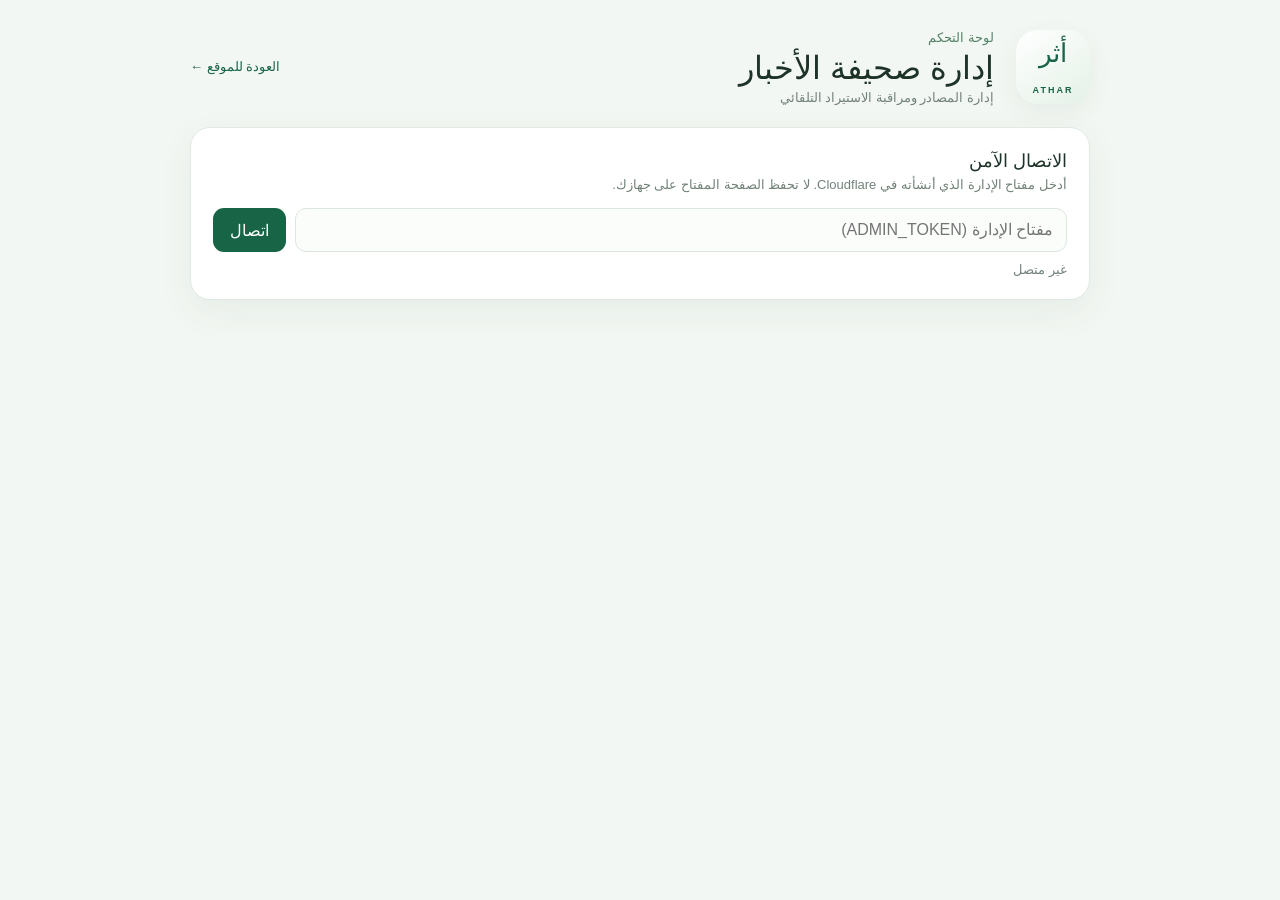
<file: news-admin.html>
<!doctype html>
<html lang="ar" dir="rtl">
<head>
  <meta charset="utf-8">
  <meta name="viewport" content="width=device-width, initial-scale=1">
  <meta name="theme-color" content="#176447">
  <meta http-equiv="Content-Security-Policy" content="default-src 'none'; script-src 'self'; connect-src 'self' https:; style-src 'self'; img-src 'self' data:; base-uri 'none'; form-action 'none'; object-src 'none'">
  <title>إدارة صحيفة أثر</title>
  <link rel="stylesheet" href="./news-admin.css">
  <script src="./news-config.js" defer></script>
  <script src="./news-admin.js" defer></script>
</head>
<body>
  <main class="admin-wrap">
    <header class="admin-head">
      <a href="./" class="brand">أثر <span>ATHAR</span></a>
      <div><small>لوحة التحكم</small><h1>إدارة صحيفة الأخبار</h1><p>إدارة المصادر ومراقبة الاستيراد التلقائي</p></div>
      <a class="back" href="./">العودة للموقع ←</a>
    </header>
    <section class="panel auth-panel">
      <div><h2>الاتصال الآمن</h2><p>أدخل مفتاح الإدارة الذي أنشأته في Cloudflare. لا تحفظ الصفحة المفتاح على جهازك.</p></div>
      <div class="auth-row"><input id="admin-token" type="password" autocomplete="off" placeholder="مفتاح الإدارة (ADMIN_TOKEN)" aria-label="مفتاح الإدارة"><button id="connect" type="button">اتصال</button><button id="disconnect" class="secondary" type="button" hidden>إنهاء الاتصال</button></div>
      <p id="status" class="status" role="status">غير متصل</p>
    </section>
    <section class="panel" id="manage-panel" hidden>
      <div class="panel-title"><div><h2>إضافة مصدر إخباري</h2><p>أضف رابط RSS أو Atom مباشرًا عبر HTTPS.</p></div></div>
      <form id="source-form" class="source-form">
        <label>اسم المصدر<input id="source-name" required maxlength="120" placeholder="مثال: اسم الوكالة"></label>
        <label>رابط RSS / Atom<input id="source-url" type="url" required placeholder="https://example.org/rss.xml" dir="ltr"></label>
        <label>التصنيف<select id="source-category"><option>غزة</option><option>فلسطين</option><option>القدس</option><option>الضفة</option><option>عربي</option><option>دولي</option></select></label>
        <button type="submit">إضافة المصدر</button>
      </form>
      <div class="actions"><button id="sync-now" type="button" class="secondary">تشغيل فحص الآن</button><button id="refresh" type="button" class="secondary">تحديث القائمة</button></div>
      <div class="source-heading"><h2>المصادر المسجلة</h2><span id="source-count">0 مصدر</span></div>
      <div id="sources" class="sources"><p class="muted">اتصل لعرض المصادر.</p></div>
      <div class="notice">ملاحظة: لا تضف رابط الصفحة الرئيسية للموقع؛ المطلوب رابط RSS/Atom مباشر. تعطل المصدر لا يحذف الأخبار السابقة.</div>
    </section>
  </main>
</body>
</html>
</file>
<file: style.css>
:root {
  color-scheme: light;
  --paper: #f5f7f4;
  --surface: #ffffff;
  --ink: #18352c;
  --muted: #667970;
  --line: #e0e8e1;
  --accent: #176447;
  --accent-dark: #104d37;
  --soft: #eaf3ed;
  --soft-2: #f1f7f2;
  --warn-bg: #fff4dc;
  --warn-ink: #80551b;
  font-family: Tahoma, 'Segoe UI', Arial, sans-serif;
  line-height: 1.7;
  font-synthesis: none;
  text-rendering: optimizeLegibility;
}
*, *::before, *::after { box-sizing: border-box; }
html { scroll-behavior: smooth; scroll-padding-top: 9rem; }
body { margin: 0; background: var(--paper); color: var(--ink); }
[hidden] { display: none !important; }
a { color: inherit; }
button, input { font: inherit; }
.wrap { width: min(100% - 2.25rem, 74rem); margin-inline: auto; }

/* Brand header */
.top { position: relative; z-index: 8; background: rgba(255,255,255,.94); border-block-end: 1px solid var(--line); }
.top-inner { min-height: 5rem; display: flex; align-items: center; justify-content: space-between; gap: 1rem; }
.identity { display: inline-flex; align-items: center; text-decoration: none; flex: 0 0 auto; }
.identity-logo { display: block; width: 8.2rem; height: auto; max-height: 4.45rem; object-fit: contain; object-position: center; }
.latin { display: block; font-family: Arial,sans-serif; font-size: .61rem; letter-spacing: .24em; color: var(--muted); line-height: 1.3; }
.loc { display: inline-flex; align-items: center; gap: .5rem; color: var(--muted); font-size: .83rem; font-weight: 600; }
.loc-dot { width: .48rem; height: .48rem; border-radius: 50%; background: #4d9b6d; box-shadow: 0 0 0 4px #e8f3eb; }

/* Safety notice */
.notice { margin: 0; background: #edf5ee; border-block-end: 1px solid #dce9de; color: #496456; font-size: .78rem; }
.notice .wrap { display: flex; align-items: center; gap: .7rem; padding-block: .58rem; }
.notice b { flex: none; color: var(--accent-dark); background: #dcecdf; border-radius: 99px; padding: .12rem .6rem; font-size: .72rem; }

/* Search and filters */
.toolbar { position: sticky; top: 0; z-index: 7; background: rgba(245,247,244,.94); backdrop-filter: blur(14px); border-block-end: 1px solid #e1e9e2; padding-block: .8rem .7rem; }
.toolbar-inner { display: flex; flex-direction: column; gap: .7rem; }
.search { width: min(100%, 42rem); min-height: 3.15rem; display: flex; align-items: center; gap: .65rem; background: var(--surface); border: 1px solid #dce6de; border-radius: .9rem; padding-inline: .95rem .65rem; box-shadow: 0 3px 14px #163d2810; transition: border-color .18s, box-shadow .18s; }
.search:focus-within { border-color: #72a78a; box-shadow: 0 0 0 4px #17644712; }
.search-icon { color: var(--accent); font-size: 1.65rem; line-height: 1; transform: rotate(-20deg); }
.search input { width: 100%; min-width: 0; border: 0; outline: 0; background: transparent; color: var(--ink); font-size: .88rem; }
.search input::placeholder { color: #8a9990; opacity: 1; }
.clear-search { flex: none; width: 1.8rem; height: 1.8rem; border: 0; border-radius: 50%; background: var(--soft); color: var(--accent); font-size: 1.2rem; cursor: pointer; }
.chips { display: flex; gap: .45rem; overflow-x: auto; padding: .1rem .05rem .3rem; scrollbar-width: thin; scrollbar-color: #c5d8ca transparent; }
.chip { flex: none; display: inline-flex; align-items: center; gap: .45rem; font-size: .78rem; font-weight: 700; border: 1px solid #dce6de; background: #fff; color: #52685d; border-radius: 99px; padding: .38rem .82rem; cursor: pointer; transition: .18s ease; }
.chip span { display: inline-grid; place-items: center; min-width: 1.25rem; height: 1.25rem; padding-inline: .25rem; border-radius: 99px; background: #f0f4f0; color: #738278; font-size: .68rem; }
.chip:hover { border-color: #9dbba5; color: var(--accent); }
.chip.on { background: var(--accent); color: #fff; border-color: var(--accent); box-shadow: 0 3px 9px #17644725; }
.chip.on span { background: #ffffff25; color: #fff; }
:focus-visible { outline: 3px solid #69a985; outline-offset: 3px; }

/* Intro hero */
.hero { position: relative; isolation: isolate; overflow: hidden; display: grid; grid-template-columns: 1.3fr .7fr; align-items: center; min-height: 18.5rem; margin-block: 1.5rem 2.1rem; padding: 2.25rem 2.5rem 5.2rem; border: 1px solid #dce9df; border-radius: 1.5rem; background: linear-gradient(112deg, #f1f7f1 0%, #e6f1e8 55%, #dcecdf 100%); }
.hero-copy { position: relative; z-index: 2; max-width: 34rem; }
.eyebrow { display: inline-flex; align-items: center; gap: .45rem; color: var(--accent); font-size: .75rem; font-weight: 800; letter-spacing: .01em; }
.eyebrow > span { width: .42rem; height: .42rem; border-radius: 50%; background: #58a477; box-shadow: 0 0 0 4px #58a47720; }
.hero h1 { margin: .55rem 0 .45rem; font-size: clamp(2rem, 4.2vw, 3.25rem); line-height: 1.28; letter-spacing: -.055em; font-weight: 900; }
.hero h1 em { color: var(--accent); font-style: normal; }
.hero-copy p { max-width: 30rem; margin: 0; color: #62776a; font-size: .92rem; line-height: 1.9; }
.hero-link { display: inline-flex; align-items: center; gap: .7rem; margin-block-start: 1.1rem; padding: .58rem 1rem; border-radius: .7rem; background: var(--accent); color: #fff; text-decoration: none; font-size: .82rem; font-weight: 800; box-shadow: 0 5px 13px #17644725; transition: transform .18s, background .18s; }
.hero-link:hover { background: var(--accent-dark); transform: translateY(-2px); }
.hero-link span { font-size: 1.1rem; }
.hero-art { position: absolute; z-index: 1; inset-block: 0; inset-inline-start: 57%; width: 38%; display: grid; place-items: center; opacity: .95; }
.art-orbit { position: absolute; border: 1px solid #8bb69a70; border-radius: 50%; transform: rotate(-28deg); }
.orbit-one { width: 16rem; height: 10rem; }
.orbit-two { width: 12rem; height: 16rem; transform: rotate(42deg); }
.art-mark { width: 8.5rem; height: 8.5rem; display: flex; flex-direction: column; align-items: center; justify-content: center; border-radius: 2.4rem 2.4rem 2.4rem .7rem; background: linear-gradient(145deg, #287d56, #104d37); color: #fff; transform: rotate(-8deg); box-shadow: 0 18px 35px #104d3730; }
.art-mark span { font-size: 4rem; line-height: 1; font-weight: 900; }
.art-mark small { font-family: Arial,sans-serif; font-size: .55rem; letter-spacing: .3em; opacity: .8; }
.art-leaf { position: absolute; display: block; width: 1.1rem; height: 2rem; border-radius: 100% 0 100% 0; background: #70a982; transform: rotate(35deg); }
.leaf-one { inset-block-start: 22%; inset-inline-end: 18%; }
.leaf-two { inset-block-end: 22%; inset-inline-start: 13%; transform: rotate(120deg); background: #a1c6a8; }
.hero-stats { position: absolute; z-index: 3; inset-inline: 2.5rem; inset-block-end: 0; display: flex; align-items: center; gap: 0; width: min(31rem, calc(100% - 5rem)); min-height: 4.1rem; border: 1px solid #dce9df; border-block-end: 0; border-radius: .9rem .9rem 0 0; background: #ffffffd9; backdrop-filter: blur(10px); }
.hero-stats div { flex: 1; display: flex; flex-direction: column; align-items: center; line-height: 1.35; }
.hero-stats div + div { border-inline-start: 1px solid #e2ebe3; }
.hero-stats strong { color: var(--accent); font-size: 1.18rem; font-weight: 900; font-variant-numeric: tabular-nums; }
.hero-stats span { color: var(--muted); font-size: .68rem; }

/* Directory and content */
.directory-heading { display: flex; align-items: end; justify-content: space-between; gap: 1rem; margin-block: .2rem .5rem; }
.directory-heading h2 { margin: .1rem 0 0; font-size: 1.45rem; font-weight: 900; letter-spacing: -.035em; }
.directory-heading p { max-width: 22rem; margin: 0 0 .25rem; color: var(--muted); font-size: .78rem; }
.counter { color: var(--muted); font-size: .78rem; font-weight: 700; padding-block-start: .4rem; }
.empty { margin-block-start: .8rem; padding: 1.25rem; border: 1px dashed #cbdacf; border-radius: .9rem; background: #fff; color: var(--muted); text-align: center; }
main > section:not(.hero) { padding-block-start: 1.7rem; }
main > section:not(.hero) > h2 { display: flex; align-items: center; gap: .6rem; margin-block-end: .85rem; font-size: 1.13rem; font-weight: 900; }
h2 .cnt { display: inline-grid; place-items: center; min-width: 1.6rem; min-height: 1.6rem; background: var(--soft); color: var(--accent); border-radius: 99px; font-size: .72rem; padding-inline: .4rem; }
.grid { display: grid; grid-template-columns: repeat(2, minmax(0, 1fr)); gap: .9rem; }
.card { position: relative; display: flex; flex-direction: column; gap: .8rem; min-width: 0; padding: 1rem; overflow-wrap: anywhere; background: var(--surface); border: 1px solid #e1e9e2; border-radius: 1rem; box-shadow: 0 3px 14px #173d2808; transition: transform .2s, box-shadow .2s, border-color .2s; }
.card:hover { transform: translateY(-2px); border-color: #c8dccd; box-shadow: 0 9px 24px #173d2810; }
.chead { display: flex; align-items: center; gap: .8rem; }
.lg { width: 3.8rem; height: 3.8rem; flex: none; object-fit: contain; background: #fff; border: 1px solid #e8eee8; border-radius: .85rem; padding: 4px; }
.ctext { min-width: 0; }
.ctext h3 { margin: 0 0 .15rem; font-size: .98rem; line-height: 1.55; font-weight: 800; }
.ctext p { margin: 0; color: var(--muted); font-size: .8rem; line-height: 1.7; }
.links { display: flex; flex-wrap: wrap; gap: .45rem; margin-block-start: auto; }
.btn { display: inline-flex; align-items: center; justify-content: center; gap: .4rem; max-width: 100%; border: 1px solid #b8d1bf; border-radius: .62rem; padding: .42rem .72rem; background: #f7fbf7; color: var(--accent-dark); font-size: .77rem; font-weight: 800; text-decoration: none; transition: .18s ease; }
.btn:hover { border-color: var(--accent); background: var(--soft); }
.btn .host { color: #75867b; font-family: Arial,sans-serif; font-size: .66rem; font-weight: 400; }
.unv { align-self: flex-end; background: var(--warn-bg); color: var(--warn-ink); border: 1px solid #f1e2bd; border-radius: 99px; padding: .12rem .58rem; font-size: .65rem; font-weight: 800; }

/* Education accordions */
.packs .acc { overflow: hidden; border: 1px solid #e0e9e1; border-radius: .75rem; background: #fff; }
.acc summary { display: flex; align-items: center; justify-content: space-between; gap: .55rem; cursor: pointer; list-style: none; padding: .62rem .8rem; background: #f0f6f1; color: var(--accent-dark); font-size: .8rem; font-weight: 800; transition: background .18s; }
.acc summary::-webkit-details-marker { display: none; }
.acc summary::before { content: ""; flex: none; width: .48rem; height: .48rem; border-inline-end: 2px solid var(--accent); border-block-end: 2px solid var(--accent); transform: rotate(45deg); margin-inline-end: .12rem; transition: transform .18s; }
.acc[open] summary::before { transform: rotate(225deg); }
.acc summary:hover { background: #e6f0e8; }
.acc[open] summary { border-block-end: 1px solid #e0e9e1; }
.acc .sbl { margin-inline-end: auto; }
.acc .pcnt { flex: none; background: #fff; border: 1px solid #dfe8e0; color: var(--muted); font-size: .66rem; font-weight: 600; border-radius: 99px; padding: .08rem .5rem; white-space: nowrap; }
.plist { display: flex; flex-direction: column; list-style: none; padding: .25rem .8rem; margin: 0; }
.plist li { display: flex; align-items: center; flex-wrap: wrap; gap: .35rem .6rem; padding: .48rem 0; border-block-end: 1px dashed #e3ebe4; }
.plist li:last-child { border-block-end: 0; }
.pname { flex: 1 1 9rem; font-size: .79rem; font-weight: 600; }
.psize { color: var(--muted); font-size: .68rem; font-variant-numeric: tabular-nums; white-space: nowrap; }
.btn.dl { padding: .3rem .58rem; font-size: .7rem; }
.btn.dl .bl::before { content: "↓ "; }

/* Footer */
footer { display: flex; flex-wrap: wrap; justify-content: space-between; gap: .45rem 1.2rem; margin-block: 2.5rem 1.5rem; padding-block: 1.1rem; border-block-start: 1px solid var(--line); color: var(--muted); font-size: .73rem; }

@media (min-width: 1000px) { .toolbar-inner { flex-direction: row; align-items: center; justify-content: space-between; } .search { flex: 0 1 25rem; } .chips { flex: 1; justify-content: flex-end; } }
@media (max-width: 760px) {
  .wrap { width: min(100% - 1.35rem, 74rem); }
  .top-inner { min-height: 4.35rem; }
  .identity-logo { width: 6.5rem; max-height: 3.8rem; }
  .loc { font-size: .7rem; }
  .notice { font-size: .7rem; line-height: 1.65; }
  .notice .wrap { align-items: flex-start; gap: .5rem; padding-block: .55rem; }
  .toolbar { padding-block: .65rem .5rem; }
  .search { min-height: 2.9rem; }
  .search input { font-size: .8rem; }
  .chip { font-size: .72rem; padding: .34rem .7rem; }
  .hero { min-height: 19rem; grid-template-columns: 1fr; margin-block: 1rem 1.7rem; padding: 1.65rem 1.25rem 5.1rem; border-radius: 1.15rem; }
  .hero-copy { max-width: 78%; }
  .hero h1 { font-size: clamp(1.9rem, 8vw, 2.65rem); }
  .hero-copy p { font-size: .78rem; }
  .hero-art { inset-inline-start: 62%; width: 42%; opacity: .7; }
  .art-mark { width: 6rem; height: 6rem; border-radius: 1.8rem 1.8rem 1.8rem .55rem; }
  .art-mark span { font-size: 2.9rem; }
  .orbit-one { width: 11rem; height: 7rem; }
  .orbit-two { width: 8rem; height: 12rem; }
  .hero-stats { inset-inline: 1.25rem; width: calc(100% - 2.5rem); min-height: 3.8rem; }
  .hero-stats strong { font-size: 1.05rem; }
  .hero-stats span { font-size: .6rem; }
  .directory-heading { align-items: flex-start; flex-direction: column; gap: .15rem; }
  .directory-heading h2 { font-size: 1.25rem; }
  .directory-heading p { font-size: .72rem; }
  .grid { grid-template-columns: 1fr; gap: .7rem; }
  .card { padding: .85rem; border-radius: .9rem; }
  .lg { width: 3.55rem; height: 3.55rem; }
  .ctext h3 { font-size: .93rem; }
  .ctext p { font-size: .76rem; }
  .btn { font-size: .73rem; }
  footer { flex-direction: column; margin-block-start: 2rem; }
}
@media (max-width: 380px) {
  .loc { max-width: 9.5rem; text-align: left; line-height: 1.4; }
  .hero-copy { max-width: 86%; }
  .hero-art { inset-inline-start: 68%; opacity: .45; }
  .hero-stats { inset-inline: .85rem; width: calc(100% - 1.7rem); }
  .hero-stats span { font-size: .55rem; }
}
@media (prefers-reduced-motion: reduce) { *, *::before, *::after { scroll-behavior: auto !important; transition-duration: .01ms !important; animation-duration: .01ms !important; } }

/* ATHAR v2 — refined typography and interactive category navigation */
:root {
  --paper: #f6f8f5;
  --ink: #17392d;
  --muted: #687d72;
  --accent: #176b50;
  --accent-dark: #10523d;
  --soft: #eaf4ed;
  --font-body: 'IBM Plex Sans Arabic', 'Noto Sans Arabic', Tahoma, sans-serif;
  --font-display: 'Alexandria', 'Noto Sans Arabic', Tahoma, sans-serif;
  font-family: var(--font-body);
}
body, input, button { font-family: var(--font-body); }
h1, h2, h3, .brand strong, .tile-title, .hero-link, .back-categories { font-family: var(--font-display); }
.latin, .host { font-family: Arial, sans-serif; }
.toolbar { padding-block: .85rem; }
.toolbar-inner { display: block; }
.search { width: min(100%, 52rem); min-height: 3.45rem; margin-inline: auto; border-radius: 1.15rem; background: rgba(255,255,255,.86); backdrop-filter: blur(16px); box-shadow: 0 8px 26px rgba(24,65,46,.055), inset 0 1px 0 #fff; }
.search input { font-size: .92rem; }
.search-icon { font-size: 1.8rem; }
.directory-heading { margin-block: 2rem 1rem; }
.directory-heading h2, .section-heading h2 { font-family: var(--font-display); font-size: clamp(1.35rem, 3vw, 1.8rem); letter-spacing: -.045em; }
.directory-heading p { font-size: .84rem; }
.category-grid { display: grid; grid-template-columns: repeat(2, minmax(0, 1fr)); gap: .9rem; margin-block: 1rem 2.2rem; }
.category-tile {
  position: relative; isolation: isolate; overflow: hidden; min-width: 0; min-height: 10.5rem;
  display: grid; grid-template-columns: 1fr auto; grid-template-rows: auto 1fr auto; align-items: start;
  gap: .55rem .7rem; padding: 1rem; text-align: start; color: var(--ink);
  border: 1px solid rgba(255,255,255,.9); border-radius: 1.35rem;
  background: linear-gradient(145deg, var(--tile-bg), var(--tile-bg2));
  box-shadow: 0 8px 22px rgba(27,69,49,.055), inset 0 1px 0 rgba(255,255,255,.9);
  cursor: pointer; -webkit-tap-highlight-color: transparent;
  transition: transform .22s ease, box-shadow .22s ease, border-color .22s ease;
  backdrop-filter: blur(12px);
}
.category-tile::before { content: ''; position: absolute; z-index: -1; width: 8rem; height: 8rem; inset-inline-end: -3.2rem; inset-block-end: -4.1rem; border-radius: 50%; background: rgba(255,255,255,.42); border: 1px solid rgba(255,255,255,.5); }
.category-tile::after { content: ''; position: absolute; z-index: -1; inset: 0; background: linear-gradient(125deg, rgba(255,255,255,.28), transparent 55%); pointer-events: none; }
.category-tile:hover { transform: translateY(-3px); box-shadow: 0 14px 30px rgba(27,69,49,.11), inset 0 1px 0 #fff; border-color: rgba(255,255,255,1); }
.category-tile:active { transform: scale(.975); }
.category-tile:focus-visible { outline: 3px solid #68a987; outline-offset: 4px; }
.tone-food { --tile-bg: #e8f4eb; --tile-bg2: #dceee2; --tile-ink: #176b50; }
.tone-gas { --tile-bg: #f4f1e7; --tile-bg2: #ebe6d7; --tile-ink: #8a7542; }
.tone-aid { --tile-bg: #eaf1f7; --tile-bg2: #dfeaf3; --tile-ink: #426d91; }
.tone-orphans { --tile-bg: #f4eaf0; --tile-bg2: #eddee8; --tile-ink: #95617d; }
.tone-jobs { --tile-bg: #f2eee6; --tile-bg2: #eae3d6; --tile-ink: #806c4b; }
.tone-education { --tile-bg: #e9eff4; --tile-bg2: #dce8f0; --tile-ink: #436b87; }
.tile-icon { grid-column: 1; grid-row: 1; display: grid; place-items: center; width: 3.15rem; height: 3.15rem; border: 1px solid rgba(255,255,255,.92); border-radius: 1rem; background: rgba(255,255,255,.78); box-shadow: 0 4px 12px rgba(24,65,46,.055); color: var(--tile-ink); backdrop-filter: blur(10px); }
.tile-icon svg { width: 1.55rem; height: 1.55rem; fill: none; stroke: currentColor; stroke-width: 1.7; stroke-linecap: round; stroke-linejoin: round; }
.tile-count { grid-column: 2; grid-row: 1; display: grid; place-items: center; min-width: 2rem; height: 2rem; padding-inline: .45rem; border: 1px solid rgba(255,255,255,.8); border-radius: 99px; background: rgba(255,255,255,.52); color: var(--tile-ink); font-size: .78rem; font-weight: 800; font-variant-numeric: tabular-nums; }
.tile-title { grid-column: 1 / -1; grid-row: 2; align-self: end; font-size: 1rem; font-weight: 800; letter-spacing: -.035em; }
.tile-note { grid-column: 1; grid-row: 3; align-self: end; color: color-mix(in srgb, var(--tile-ink) 72%, #52675b); font-size: .72rem; line-height: 1.55; }
.tile-arrow { grid-column: 2; grid-row: 3; align-self: end; color: var(--tile-ink); font-size: 1.15rem; transition: transform .2s; }
.category-tile:hover .tile-arrow { transform: translateX(-4px); }
.icon-sprite { position: absolute; width: 0; height: 0; overflow: hidden; }
.section-heading { display: flex; align-items: center; justify-content: space-between; gap: 1rem; margin-block: 1.7rem .8rem; padding: .25rem 0 .9rem; border-block-end: 1px solid var(--line); scroll-margin-top: 6rem; }
.section-heading > div { margin-inline-start: auto; }
.section-heading h2 { margin: .15rem 0 0; }
.back-categories { display: inline-flex; align-items: center; gap: .5rem; flex: none; padding: .62rem .85rem; border: 1px solid rgba(23,107,80,.16); border-radius: .85rem; background: rgba(255,255,255,.68); color: var(--accent-dark); font-size: .76rem; font-weight: 700; box-shadow: 0 4px 14px rgba(27,69,49,.045); cursor: pointer; backdrop-filter: blur(12px); }
.back-categories:hover { background: #eaf4ed; border-color: #b8d4c2; }
.counter { margin-block: .8rem; }
main > section:not(.hero) { padding-block-start: .8rem; }
main > section:not(.hero) > h2 { font-family: var(--font-display); font-size: 1.12rem; }
.card { border-radius: 1.15rem; box-shadow: 0 5px 18px rgba(23,57,45,.045), inset 0 1px 0 #fff; }
.ctext h3 { font-family: var(--font-display); font-size: .92rem; }
.ctext p, .btn, .unv, .plist { font-family: var(--font-body); }

@media (min-width: 760px) {
  .category-grid { grid-template-columns: repeat(3, minmax(0, 1fr)); gap: 1rem; }
  .category-tile { min-height: 11.2rem; padding: 1.2rem; }
}
@media (max-width: 760px) {
  .toolbar-inner { display: block; }
  .search { width: 100%; }
  .category-grid { grid-template-columns: repeat(2, minmax(0, 1fr)); gap: .7rem; margin-block: .8rem 1.7rem; }
  .category-tile { min-height: 9.7rem; padding: .85rem; border-radius: 1.15rem; }
  .tile-icon { width: 2.8rem; height: 2.8rem; border-radius: .9rem; }
  .tile-icon svg { width: 1.4rem; height: 1.4rem; }
  .tile-title { font-size: .88rem; }
  .tile-note { font-size: .65rem; }
  .section-heading { align-items: flex-start; flex-direction: column; gap: .7rem; }
  .section-heading > div { margin-inline-start: 0; }
  .back-categories { order: 2; }
  .section-heading > div { order: 1; }
  .hero { margin-block-start: 1rem; }
}
@media (max-width: 360px) {
  .category-grid { gap: .55rem; }
  .category-tile { min-height: 9.3rem; padding: .7rem; }
  .tile-title { font-size: .81rem; }
  .tile-note { font-size: .6rem; }
  .back-categories { font-size: .7rem; }
}
@media (prefers-reduced-motion: reduce) {
  .category-tile, .tile-arrow { transition: none !important; }
}


/* Daily Palestine news feature */
.news-feature { position:relative; isolation:isolate; width:100%; display:grid; grid-template-columns:5.2rem minmax(0,1fr) auto; align-items:center; gap:1rem; min-height:7.2rem; margin:1.4rem 0 2rem; padding:1rem 1.2rem; overflow:hidden; text-align:right; border:1px solid rgba(112,163,128,.3); border-radius:1.35rem; background:linear-gradient(112deg,rgba(255,255,255,.94),rgba(239,247,240,.9) 54%,rgba(225,239,228,.96)); box-shadow:0 12px 32px rgba(30,75,49,.075),inset 0 1px 0 #fff; color:var(--ink); cursor:pointer; transition:transform .25s ease,box-shadow .25s ease,border-color .25s ease; }
.news-feature::before { content:""; position:absolute; z-index:-1; width:15rem; height:15rem; inset-inline-start:20%; top:-9rem; border-radius:50%; background:radial-gradient(circle,rgba(92,157,111,.13),transparent 68%); }
.news-feature:hover { transform:translateY(-3px); border-color:rgba(71,139,94,.48); box-shadow:0 17px 38px rgba(30,75,49,.12),inset 0 1px 0 #fff; }
.news-feature:active { transform:scale(.99); }
.news-feature:focus-visible { outline:3px solid #68a987; outline-offset:4px; }
.news-visual { position:relative; width:4.8rem; height:4.8rem; display:grid; place-items:center; border:1px solid rgba(255,255,255,.95); border-radius:1.35rem; background:linear-gradient(145deg,#fafffb,#e3f0e6); box-shadow:0 7px 19px rgba(30,75,49,.09),inset 0 1px 0 #fff; }
.news-orbit { position:absolute; inset:-.35rem; border:1px solid rgba(64,139,87,.27); border-radius:1.55rem; animation:newsOrbit 8s linear infinite; }
.news-orbit::after { content:""; position:absolute; width:.42rem; height:.42rem; top:.3rem; inset-inline-end:.5rem; border-radius:50%; background:#4b9b68; box-shadow:0 0 0 4px rgba(75,155,104,.12); }
.news-paper { position:relative; z-index:1; width:3.45rem; height:3.45rem; filter:drop-shadow(0 5px 4px rgba(25,67,43,.15)); animation:newsFloat 3.8s ease-in-out infinite; }
.paper-shadow { fill:#c8ddcd; transform:translate(3px,3px); }.paper-face { fill:#fff; stroke:#a9cbb2; stroke-width:1.5; }.paper-fold { fill:none; stroke:#a9cbb2; stroke-width:1.5; stroke-linejoin:round; }.paper-red,.paper-black,.paper-green,.paper-accent,.paper-line { fill:none; stroke-linecap:round; stroke-width:2.7; }.paper-red { stroke:#d34b4b; }.paper-black { stroke:#26372e; }.paper-green { stroke:#278653; }.paper-accent { stroke:#79a987; stroke-width:3.5; }.paper-line { stroke:#c5d7c9; stroke-width:2; }
.news-glint { position:absolute; width:1.1rem; height:1.1rem; top:.25rem; inset-inline-start:.35rem; border-radius:50%; background:rgba(255,255,255,.85); filter:blur(7px); }
.news-copy { min-width:0; display:flex; flex-direction:column; gap:.18rem; }.news-kicker { display:flex; align-items:center; gap:.45rem; color:#4b8760; font-size:.68rem; font-weight:800; }.news-kicker i,.news-meta i { width:.42rem; height:.42rem; border-radius:50%; background:#55a36d; box-shadow:0 0 0 4px rgba(85,163,109,.12); }.news-copy strong { font-family:var(--font-display); font-size:1.15rem; font-weight:900; letter-spacing:-.035em; }.news-copy small { color:#6b7e71; font-size:.76rem; }.news-cta { display:flex; align-items:center; gap:.7rem; padding:.62rem .9rem; border:1px solid rgba(36,112,68,.15); border-radius:.85rem; background:rgba(255,255,255,.72); color:#176447; font-size:.75rem; font-weight:800; white-space:nowrap; box-shadow:0 4px 12px rgba(24,75,45,.05); }.news-cta b { font-size:1.1rem; transition:transform .2s; }.news-feature:hover .news-cta b { transform:translateX(-4px); }.news-live { position:absolute; inset-block-start:.85rem; inset-inline-start:.85rem; width:.42rem; height:.42rem; border-radius:50%; background:#d05b57; box-shadow:0 0 0 0 rgba(208,91,87,.3); animation:newsPulse 2.4s ease-out infinite; }
@keyframes newsFloat { 0%,100%{transform:translateY(0) rotate(-2deg)} 50%{transform:translateY(-4px) rotate(2deg)} }
@keyframes newsOrbit { to { transform:rotate(360deg); } }
@keyframes newsPulse { 0%{box-shadow:0 0 0 0 rgba(208,91,87,.28)} 70%{box-shadow:0 0 0 8px rgba(208,91,87,0)} 100%{box-shadow:0 0 0 0 rgba(208,91,87,0)} }
.news-panel { margin-block:1.4rem 2rem; min-height:18rem; }.news-panel-head { display:flex; align-items:flex-start; justify-content:space-between; gap:1rem; padding-block:0 1rem; border-bottom:1px solid var(--line); }.news-panel-head h2 { margin:.2rem 0 0; font-family:var(--font-display); font-size:1.5rem; }.news-panel-head p { margin:.15rem 0 0; color:var(--muted); font-size:.8rem; }.news-meta { display:flex; justify-content:space-between; gap:1rem; margin-block:1rem; color:var(--muted); font-size:.72rem; }.news-meta span:first-child { display:flex; align-items:center; gap:.55rem; color:#3e8056; font-weight:800; }.news-list { display:grid; grid-template-columns:repeat(2,minmax(0,1fr)); gap:.85rem; }.news-empty { grid-column:1/-1; display:flex; flex-direction:column; align-items:center; justify-content:center; min-height:13rem; padding:2rem; border:1px dashed #cbdccf; border-radius:1.2rem; background:linear-gradient(145deg,#fbfdfb,#f0f6f1); text-align:center; }.news-empty-icon { display:grid; place-items:center; width:3rem; height:3rem; margin-bottom:.7rem; border-radius:1rem; background:#e2f0e5; color:#347b4c; font-size:1.8rem; }.news-empty strong { font-size:.95rem; }.news-empty p { margin:.25rem 0 0; color:var(--muted); font-size:.78rem; }.news-card { padding:1rem; border:1px solid var(--line); border-radius:1rem; background:#fff; box-shadow:0 5px 16px rgba(23,57,45,.04); }.news-card h3 { margin:0 0 .45rem; font-size:.95rem; line-height:1.6; }.news-card p { margin:0 0 .7rem; color:#62766a; font-size:.8rem; line-height:1.8; }.news-card-foot { display:flex; align-items:center; justify-content:space-between; gap:.6rem; color:#7a8a80; font-size:.68rem; }.news-card a { color:#176447; font-weight:800; text-decoration:none; }.news-card a:hover { text-decoration:underline; }
@media(max-width:600px) { .news-feature { grid-template-columns:3.9rem minmax(0,1fr); gap:.75rem; min-height:6.3rem; padding:.8rem; border-radius:1.1rem; margin-block:1rem 1.5rem; }.news-visual { width:3.7rem; height:3.7rem; border-radius:1.1rem; }.news-paper { width:2.8rem; height:2.8rem; }.news-copy strong { font-size:.98rem; }.news-copy small { font-size:.67rem; }.news-cta { grid-column:2; justify-self:start; padding:.42rem .68rem; font-size:.68rem; }.news-live { inset-block-start:.65rem; inset-inline-start:.65rem; }.news-panel-head { flex-direction:column-reverse; }.news-list { grid-template-columns:1fr; }.news-meta { font-size:.65rem; } }
@media(prefers-reduced-motion:reduce) { .news-paper,.news-orbit,.news-live { animation:none!important; } .news-feature { transition:none!important; } }

.news-card-image{display:block;width:100%;max-height:190px;aspect-ratio:16/9;object-fit:cover;margin:0 0 .8rem;border-radius:.75rem;background:#edf4ee}
.news-card{min-width:0;overflow:hidden}
.news-card-foot span{line-height:1.7}



/* ATHAR About / Development info — isolated feature */
.athar-about-trigger{flex:none;display:grid;place-items:center;width:2.75rem;height:2.75rem;padding:0;border:1px solid rgba(23,100,71,.2);border-radius:50%;background:linear-gradient(145deg,rgba(255,255,255,.92),rgba(232,245,236,.72));color:var(--accent);box-shadow:0 5px 16px rgba(23,100,71,.09),inset 0 1px 0 #fff;cursor:pointer;transition:transform .2s ease,box-shadow .2s ease,border-color .2s ease}
.athar-about-trigger span{font-family:Arial,sans-serif;font-size:1rem;font-weight:800;direction:ltr}
.athar-about-trigger:hover{transform:translateY(-2px);border-color:rgba(23,100,71,.4);box-shadow:0 8px 20px rgba(23,100,71,.14),inset 0 1px 0 #fff}
.athar-about-trigger:focus-visible,.athar-about-close:focus-visible,.athar-about-x:focus-visible{outline:3px solid #69a985;outline-offset:3px}
.athar-about-backdrop{position:fixed;z-index:1000;inset:0;display:grid;place-items:center;padding:1rem;background:rgba(9,28,19,.58);backdrop-filter:blur(8px);-webkit-backdrop-filter:blur(8px);opacity:0;transition:opacity .22s ease}
.athar-about-backdrop[hidden]{display:none}
.athar-about-backdrop.is-visible{opacity:1}
.athar-about-dialog{position:relative;width:min(100%,32rem);max-height:min(92dvh,46rem);overflow:auto;padding:1.6rem 1.65rem 1.25rem;border:1px solid rgba(255,255,255,.8);border-radius:1.65rem;background:linear-gradient(145deg,rgba(255,255,255,.97),rgba(246,251,247,.94));box-shadow:0 24px 80px rgba(0,0,0,.24),inset 0 1px 0 #fff;text-align:center;color:#18352c;transform:translateY(12px) scale(.985);transition:transform .22s ease;overscroll-behavior:contain}
.athar-about-backdrop.is-visible .athar-about-dialog{transform:translateY(0) scale(1)}
.athar-about-x{position:absolute;top:.7rem;inset-inline-start:.8rem;width:2rem;height:2rem;border:0;border-radius:50%;background:rgba(23,100,71,.08);color:#176447;font-size:1.45rem;line-height:1;cursor:pointer}
.athar-about-mark{display:grid;place-items:center;width:min(100%,10.5rem);margin:0 auto .45rem;padding:.25rem;background:transparent}
.athar-about-mark img{display:block;width:100%;height:auto;max-height:5.4rem;object-fit:contain}
.athar-about-dialog h2{margin:0;color:#079e68;font-family:Alexandria,'IBM Plex Sans Arabic',Tahoma,sans-serif;font-size:1.65rem;font-weight:900}
.athar-about-subtitle{margin:.25rem 0 0;color:#718078;font-size:.8rem}
.athar-about-dialog h3{margin:.25rem 0 .55rem;font-size:1rem;font-weight:800}
.athar-about-dialog #athar-about-description{max-width:27rem;margin:0 auto;color:#52645a;font-size:.88rem;line-height:1.75}
.athar-about-divider{height:1px;margin:.75rem 0;background:linear-gradient(90deg,transparent,#dce8df,transparent)}
.athar-about-team{margin:.1rem 0 .25rem;color:#079e68;font-size:1.05rem;font-weight:900}
.athar-about-names{margin:0;color:#24372d;font-family:Arial,sans-serif;font-size:1.08rem;font-weight:800}
.athar-about-copyright{margin:0;color:#77837c;font-size:.82rem}
.athar-about-close{width:100%;min-height:3.1rem;margin-top:.95rem;border:0;border-radius:.9rem;background:linear-gradient(110deg,#079e68,#168457);color:#fff;font:inherit;font-weight:800;cursor:pointer;box-shadow:0 7px 18px rgba(7,158,104,.17);transition:filter .18s ease,transform .18s ease}
.athar-about-close:hover{filter:brightness(.96);transform:translateY(-1px)}
@media(max-width:760px){.athar-about-trigger{width:2.45rem;height:2.45rem}.top-inner{gap:.6rem}.loc{min-width:0}.athar-about-dialog{padding:1.3rem 1.15rem .95rem;border-radius:1.35rem}.athar-about-mark img{max-height:4.5rem}.athar-about-dialog h2{font-size:1.45rem}.athar-about-dialog #athar-about-description{font-size:.82rem}}
@media(prefers-reduced-motion:reduce){.athar-about-trigger,.athar-about-backdrop,.athar-about-dialog,.athar-about-close{transition:none!important}}
</file>
<file: news-admin.css>
:root{font-family:"IBM Plex Sans Arabic",Tahoma,Arial,sans-serif;color:#1d3328;background:#f3f7f3;font-synthesis:none}*{box-sizing:border-box}body{margin:0;padding:28px 16px}.admin-wrap{max-width:900px;margin:auto}.admin-head{display:flex;align-items:center;gap:22px;margin:0 0 22px}.brand{display:grid;place-items:center;min-width:74px;height:74px;border-radius:22px;background:linear-gradient(145deg,#fff,#e4f1e7);color:#176447;font-size:26px;font-weight:900;text-decoration:none;box-shadow:0 8px 25px #244f3512}.brand span{font-size:9px;letter-spacing:2px}.admin-head small{color:#568268;font-weight:800}.admin-head h1{font-size:clamp(22px,4vw,32px);margin:3px 0}.admin-head p,.panel p{margin:0;color:#728278;font-size:13px}.back{margin-inline-start:auto;color:#176447;text-decoration:none;font-weight:800;font-size:13px;white-space:nowrap}.panel{background:#fff;border:1px solid #e0eae2;border-radius:20px;padding:22px;margin:16px 0;box-shadow:0 12px 35px #214d3210}.panel h2{margin:0 0 5px;font-size:18px}.auth-row{display:flex;gap:9px;margin-top:16px}.input, input,select{font:inherit}input,select{width:100%;min-width:0;padding:12px 13px;border:1px solid #dce7de;border-radius:11px;background:#fbfdfb;color:#1d3328;outline:none}input:focus,select:focus{border-color:#62a77b;box-shadow:0 0 0 3px #62a77b20}button{border:0;border-radius:11px;padding:11px 17px;background:#176447;color:white;font:inherit;font-weight:800;cursor:pointer;white-space:nowrap}button:disabled{opacity:.55;cursor:wait}.secondary{background:#edf5ef;color:#236346}.status{margin-top:10px!important;font-weight:700}.status.ok{color:#18824c}.status.error{color:#b34343}.source-form{display:grid;grid-template-columns:1fr 1.5fr .7fr auto;gap:10px;align-items:end;margin-top:18px}.source-form label{display:grid;gap:7px;color:#5d7164;font-size:12px;font-weight:700}.actions{display:flex;gap:9px;margin:18px 0 22px}.source-heading{display:flex;align-items:center;justify-content:space-between;border-top:1px solid #edf1ed;padding-top:17px}.source-heading span{font-size:12px;color:#718176}.sources{display:grid;gap:9px;margin-top:13px}.source{display:flex;align-items:center;gap:12px;padding:13px;border:1px solid #e6eee7;border-radius:13px;background:#fbfdfb}.source-main{min-width:0;flex:1}.source-name{font-weight:800;font-size:14px}.source-url{display:block;overflow:hidden;text-overflow:ellipsis;white-space:nowrap;color:#75867a;font-size:11px;direction:ltr;text-align:right;margin-top:3px}.source-meta{font-size:11px;color:#75867a;margin-top:4px}.pill{font-size:11px;border-radius:20px;padding:5px 9px;background:#e7f5eb;color:#267248}.pill.off{background:#f2eeee;color:#8c5a5a}.notice{margin-top:17px;padding:12px 14px;border-radius:12px;background:#f3f8f4;color:#60766a;font-size:12px;line-height:1.8}.muted{color:#7b8b80;font-size:13px}@media(max-width:700px){body{padding:18px 12px}.admin-head{gap:12px;flex-wrap:wrap}.brand{min-width:58px;height:58px;border-radius:17px;font-size:21px}.back{width:100%;margin:0}.panel{padding:17px}.auth-row{flex-wrap:wrap}.auth-row input{flex-basis:100%}.source-form{grid-template-columns:1fr}.source-form button{width:100%}.source{align-items:flex-start;flex-wrap:wrap}.source button{margin-inline-start:auto}}
</file>
